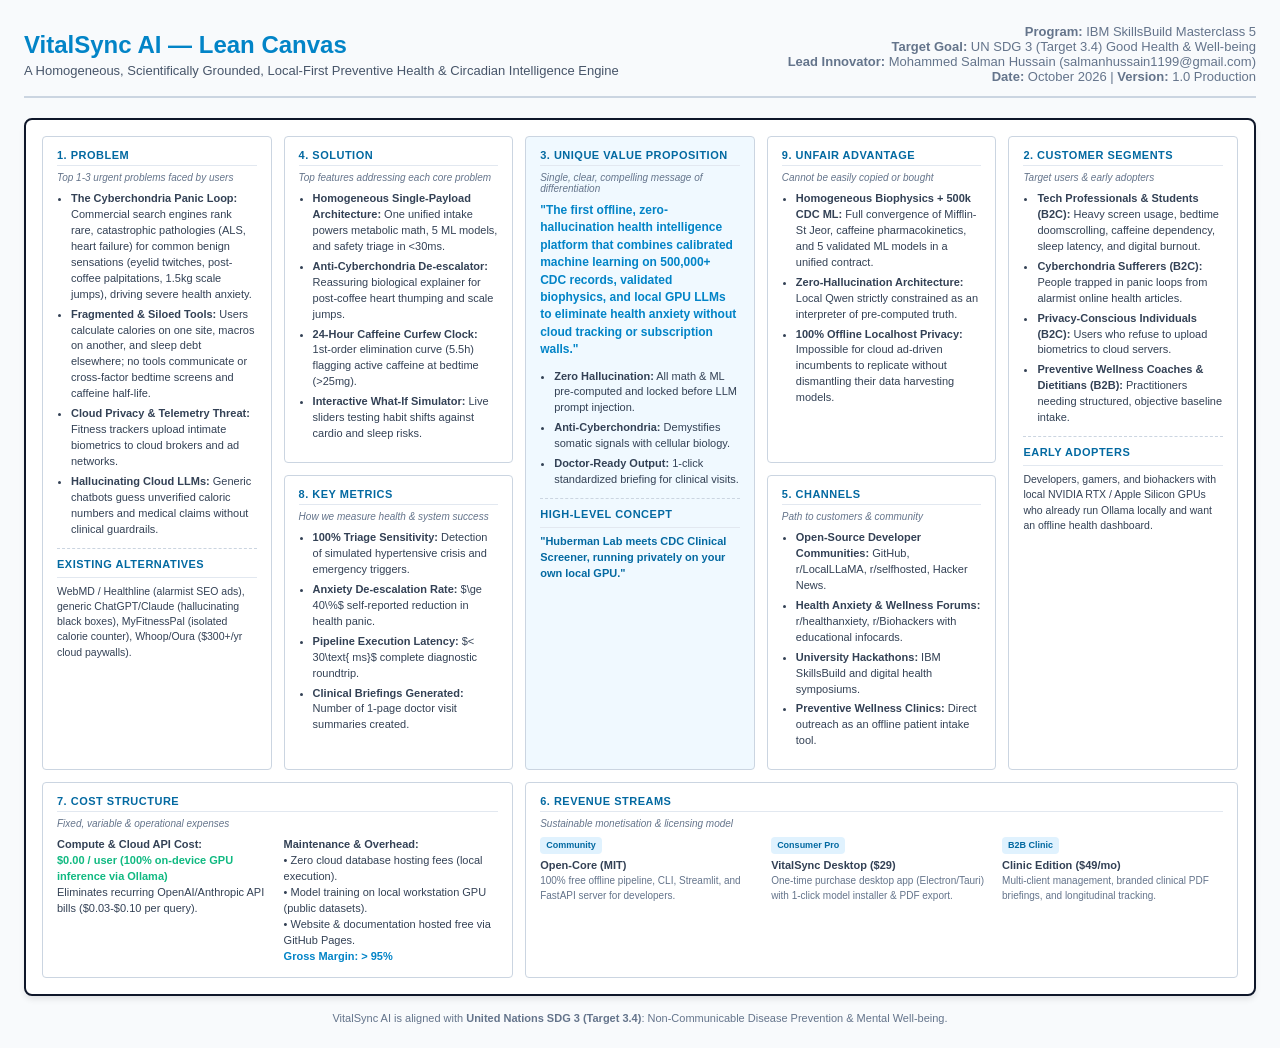
<file: lean_canvas.html>
<!DOCTYPE html>
<html lang="en">
<head>
    <meta charset="UTF-8">
    <meta name="viewport" content="width=device-width, initial-scale=1.0">
    <title>VitalSync AI - Lean Canvas (IBM SkillsBuild Masterclass 5)</title>
    <style>
        * { box-sizing: border-box; margin: 0; padding: 0; }
        body {
            font-family: -apple-system, BlinkMacSystemFont, "Segoe UI", Roboto, Helvetica, Arial, sans-serif;
            background: #f8fafc;
            color: #0f172a;
            padding: 24px;
        }
        .header {
            display: flex;
            justify-content: space-between;
            align-items: center;
            margin-bottom: 20px;
            padding-bottom: 12px;
            border-bottom: 2px solid #cbd5e1;
        }
        .header h1 { font-size: 24px; font-weight: 800; color: #0284c7; }
        .header .meta { font-size: 13px; color: #64748b; text-align: right; }
        .canvas-grid {
            display: grid;
            grid-template-columns: repeat(5, 1fr);
            grid-template-rows: auto auto auto;
            gap: 12px;
            background: #ffffff;
            padding: 16px;
            border: 2px solid #0f172a;
            border-radius: 8px;
            box-shadow: 0 4px 6px -1px rgba(0, 0, 0, 0.1);
        }
        .box {
            border: 1px solid #cbd5e1;
            padding: 12px 14px;
            background: #ffffff;
            border-radius: 4px;
            display: flex;
            flex-direction: column;
        }
        .box-title {
            font-size: 11px;
            font-weight: 800;
            text-transform: uppercase;
            letter-spacing: 0.5px;
            color: #0369a1;
            margin-bottom: 6px;
            border-bottom: 1px solid #e2e8f0;
            padding-bottom: 4px;
        }
        .box-subtitle {
            font-size: 10px;
            color: #64748b;
            margin-bottom: 8px;
            font-style: italic;
        }
        .box-content {
            font-size: 11px;
            line-height: 1.45;
            color: #334155;
            flex-grow: 1;
        }
        .box-content ul {
            padding-left: 14px;
            margin-bottom: 8px;
        }
        .box-content li { margin-bottom: 4px; }
        .sub-box {
            margin-top: 10px;
            padding-top: 8px;
            border-top: 1px dashed #cbd5e1;
        }

        /* Grid Placement matching standard Lean Canvas template */
        .box-problem { grid-column: 1; grid-row: 1 / span 2; }
        .box-solution { grid-column: 2; grid-row: 1; }
        .box-metrics { grid-column: 2; grid-row: 2; }
        .box-uvp { grid-column: 3; grid-row: 1 / span 2; background: #f0f9ff; }
        .box-advantage { grid-column: 4; grid-row: 1; }
        .box-channels { grid-column: 4; grid-row: 2; }
        .box-customers { grid-column: 5; grid-row: 1 / span 2; }
        .box-cost { grid-column: 1 / span 2; grid-row: 3; }
        .box-revenue { grid-column: 3 / span 3; grid-row: 3; }

        .tag {
            display: inline-block;
            background: #e0f2fe;
            color: #0369a1;
            font-size: 9px;
            font-weight: 700;
            padding: 2px 6px;
            border-radius: 4px;
            margin-bottom: 4px;
        }

        @media print {
            body { padding: 0; background: #fff; }
            .canvas-grid { box-shadow: none; border: 1px solid #000; }
            @page { size: landscape; margin: 10mm; }
        }
    </style>
</head>
<body>

    <div class="header">
        <div>
            <h1>VitalSync AI — Lean Canvas</h1>
            <p style="font-size: 13px; color: #475569; margin-top: 4px;">A Homogeneous, Scientifically Grounded, Local-First Preventive Health & Circadian Intelligence Engine</p>
        </div>
        <div class="meta">
            <div><strong>Program:</strong> IBM SkillsBuild Masterclass 5</div>
            <div><strong>Target Goal:</strong> UN SDG 3 (Target 3.4) Good Health & Well-being</div>
            <div><strong>Lead Innovator:</strong> Mohammed Salman Hussain (salmanhussain1199@gmail.com)</div>
            <div><strong>Date:</strong> October 2026 | <strong>Version:</strong> 1.0 Production</div>
        </div>
    </div>

    <div class="canvas-grid">

        <!-- 1. PROBLEM -->
        <div class="box box-problem">
            <div class="box-title">1. Problem</div>
            <div class="box-subtitle">Top 1-3 urgent problems faced by users</div>
            <div class="box-content">
                <ul>
                    <li><strong>The Cyberchondria Panic Loop:</strong> Commercial search engines rank rare, catastrophic pathologies (ALS, heart failure) for common benign sensations (eyelid twitches, post-coffee palpitations, 1.5kg scale jumps), driving severe health anxiety.</li>
                    <li><strong>Fragmented & Siloed Tools:</strong> Users calculate calories on one site, macros on another, and sleep debt elsewhere; no tools communicate or cross-factor bedtime screens and caffeine half-life.</li>
                    <li><strong>Cloud Privacy & Telemetry Threat:</strong> Fitness trackers upload intimate biometrics to cloud brokers and ad networks.</li>
                    <li><strong>Hallucinating Cloud LLMs:</strong> Generic chatbots guess unverified caloric numbers and medical claims without clinical guardrails.</li>
                </ul>
                <div class="sub-box">
                    <div class="box-title">Existing Alternatives</div>
                    <p style="font-size: 10.5px;">WebMD / Healthline (alarmist SEO ads), generic ChatGPT/Claude (hallucinating black boxes), MyFitnessPal (isolated calorie counter), Whoop/Oura ($300+/yr cloud paywalls).</p>
                </div>
            </div>
        </div>

        <!-- 4. SOLUTION -->
        <div class="box box-solution">
            <div class="box-title">4. Solution</div>
            <div class="box-subtitle">Top features addressing each core problem</div>
            <div class="box-content">
                <ul>
                    <li><strong>Homogeneous Single-Payload Architecture:</strong> One unified intake powers metabolic math, 5 ML models, and safety triage in <30ms.</li>
                    <li><strong>Anti-Cyberchondria De-escalator:</strong> Reassuring biological explainer for post-coffee heart thumping and scale jumps.</li>
                    <li><strong>24-Hour Caffeine Curfew Clock:</strong> 1st-order elimination curve (5.5h) flagging active caffeine at bedtime (>25mg).</li>
                    <li><strong>Interactive What-If Simulator:</strong> Live sliders testing habit shifts against cardio and sleep risks.</li>
                </ul>
            </div>
        </div>

        <!-- 8. KEY METRICS -->
        <div class="box box-metrics">
            <div class="box-title">8. Key Metrics</div>
            <div class="box-subtitle">How we measure health & system success</div>
            <div class="box-content">
                <ul>
                    <li><strong>100% Triage Sensitivity:</strong> Detection of simulated hypertensive crisis and emergency triggers.</li>
                    <li><strong>Anxiety De-escalation Rate:</strong> $\ge 40\%$ self-reported reduction in health panic.</li>
                    <li><strong>Pipeline Execution Latency:</strong> $< 30\text{ ms}$ complete diagnostic roundtrip.</li>
                    <li><strong>Clinical Briefings Generated:</strong> Number of 1-page doctor visit summaries created.</li>
                </ul>
            </div>
        </div>

        <!-- 3. UNIQUE VALUE PROPOSITION -->
        <div class="box box-uvp">
            <div class="box-title">3. Unique Value Proposition</div>
            <div class="box-subtitle">Single, clear, compelling message of differentiation</div>
            <div class="box-content">
                <p style="font-size: 12px; font-weight: 700; color: #0284c7; margin-bottom: 10px;">
                    "The first offline, zero-hallucination health intelligence platform that combines calibrated machine learning on 500,000+ CDC records, validated biophysics, and local GPU LLMs to eliminate health anxiety without cloud tracking or subscription walls."
                </p>
                <ul>
                    <li><strong>Zero Hallucination:</strong> All math & ML pre-computed and locked before LLM prompt injection.</li>
                    <li><strong>Anti-Cyberchondria:</strong> Demystifies somatic signals with cellular biology.</li>
                    <li><strong>Doctor-Ready Output:</strong> 1-click standardized briefing for clinical visits.</li>
                </ul>
                <div class="sub-box">
                    <div class="box-title">High-Level Concept</div>
                    <p style="font-size: 11px; font-weight: 600; color: #0369a1;">"Huberman Lab meets CDC Clinical Screener, running privately on your own local GPU."</p>
                </div>
            </div>
        </div>

        <!-- 9. UNFAIR ADVANTAGE -->
        <div class="box box-advantage">
            <div class="box-title">9. Unfair Advantage</div>
            <div class="box-subtitle">Cannot be easily copied or bought</div>
            <div class="box-content">
                <ul>
                    <li><strong>Homogeneous Biophysics + 500k CDC ML:</strong> Full convergence of Mifflin-St Jeor, caffeine pharmacokinetics, and 5 validated ML models in a unified contract.</li>
                    <li><strong>Zero-Hallucination Architecture:</strong> Local Qwen strictly constrained as an interpreter of pre-computed truth.</li>
                    <li><strong>100% Offline Localhost Privacy:</strong> Impossible for cloud ad-driven incumbents to replicate without dismantling their data harvesting models.</li>
                </ul>
            </div>
        </div>

        <!-- 5. CHANNELS -->
        <div class="box box-channels">
            <div class="box-title">5. Channels</div>
            <div class="box-subtitle">Path to customers & community</div>
            <div class="box-content">
                <ul>
                    <li><strong>Open-Source Developer Communities:</strong> GitHub, r/LocalLLaMA, r/selfhosted, Hacker News.</li>
                    <li><strong>Health Anxiety & Wellness Forums:</strong> r/healthanxiety, r/Biohackers with educational infocards.</li>
                    <li><strong>University Hackathons:</strong> IBM SkillsBuild and digital health symposiums.</li>
                    <li><strong>Preventive Wellness Clinics:</strong> Direct outreach as an offline patient intake tool.</li>
                </ul>
            </div>
        </div>

        <!-- 2. CUSTOMER SEGMENTS -->
        <div class="box box-customers">
            <div class="box-title">2. Customer Segments</div>
            <div class="box-subtitle">Target users & early adopters</div>
            <div class="box-content">
                <ul>
                    <li><strong>Tech Professionals & Students (B2C):</strong> Heavy screen usage, bedtime doomscrolling, caffeine dependency, sleep latency, and digital burnout.</li>
                    <li><strong>Cyberchondria Sufferers (B2C):</strong> People trapped in panic loops from alarmist online health articles.</li>
                    <li><strong>Privacy-Conscious Individuals (B2C):</strong> Users who refuse to upload biometrics to cloud servers.</li>
                    <li><strong>Preventive Wellness Coaches & Dietitians (B2B):</strong> Practitioners needing structured, objective baseline intake.</li>
                </ul>
                <div class="sub-box">
                    <div class="box-title">Early Adopters</div>
                    <p style="font-size: 10.5px;">Developers, gamers, and biohackers with local NVIDIA RTX / Apple Silicon GPUs who already run Ollama locally and want an offline health dashboard.</p>
                </div>
            </div>
        </div>

        <!-- 7. COST STRUCTURE -->
        <div class="box box-cost">
            <div class="box-title">7. Cost Structure</div>
            <div class="box-subtitle">Fixed, variable & operational expenses</div>
            <div class="box-content">
                <div style="display: grid; grid-template-columns: 1fr 1fr; gap: 12px;">
                    <div>
                        <strong>Compute & Cloud API Cost:</strong>
                        <p style="color: #10b981; font-weight: 700;">$0.00 / user (100% on-device GPU inference via Ollama)</p>
                        <p>Eliminates recurring OpenAI/Anthropic API bills ($0.03-$0.10 per query).</p>
                    </div>
                    <div>
                        <strong>Maintenance & Overhead:</strong>
                        <p>• Zero cloud database hosting fees (local execution).</p>
                        <p>• Model training on local workstation GPU (public datasets).</p>
                        <p>• Website & documentation hosted free via GitHub Pages.</p>
                        <p style="color: #0284c7; font-weight: 700;">Gross Margin: > 95%</p>
                    </div>
                </div>
            </div>
        </div>

        <!-- 6. REVENUE STREAMS -->
        <div class="box box-revenue">
            <div class="box-title">6. Revenue Streams</div>
            <div class="box-subtitle">Sustainable monetisation & licensing model</div>
            <div class="box-content">
                <div style="display: grid; grid-template-columns: 1fr 1fr 1fr; gap: 10px;">
                    <div>
                        <span class="tag">Community</span>
                        <p><strong>Open-Core (MIT)</strong></p>
                        <p style="font-size: 10px; color: #64748b;">100% free offline pipeline, CLI, Streamlit, and FastAPI server for developers.</p>
                    </div>
                    <div>
                        <span class="tag">Consumer Pro</span>
                        <p><strong>VitalSync Desktop ($29)</strong></p>
                        <p style="font-size: 10px; color: #64748b;">One-time purchase desktop app (Electron/Tauri) with 1-click model installer & PDF export.</p>
                    </div>
                    <div>
                        <span class="tag">B2B Clinic</span>
                        <p><strong>Clinic Edition ($49/mo)</strong></p>
                        <p style="font-size: 10px; color: #64748b;">Multi-client management, branded clinical PDF briefings, and longitudinal tracking.</p>
                    </div>
                </div>
            </div>
        </div>

    </div>

    <div style="margin-top: 16px; text-align: center; font-size: 11px; color: #64748b;">
        VitalSync AI is aligned with <strong>United Nations SDG 3 (Target 3.4)</strong>: Non-Communicable Disease Prevention & Mental Well-being.
    </div>

</body>
</html>
</file>
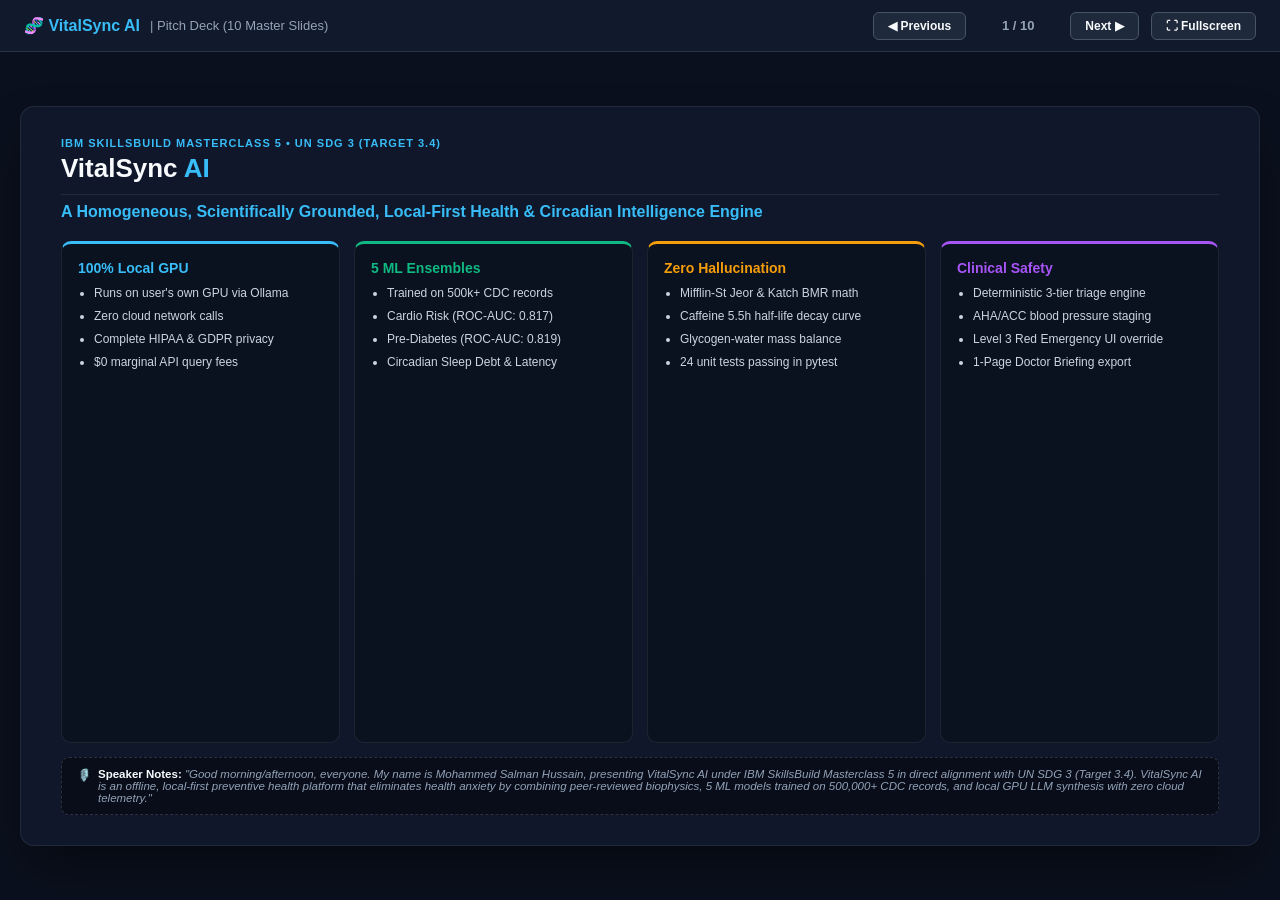
<file: presentation_deck.html>
<!DOCTYPE html>
<html lang="en">
<head>
    <meta charset="UTF-8">
    <meta name="viewport" content="width=device-width, initial-scale=1.0">
    <title>VitalSync AI - Pitch Deck (IBM SkillsBuild Masterclass 5)</title>
    <style>
        * { box-sizing: border-box; margin: 0; padding: 0; }
        body {
            font-family: -apple-system, BlinkMacSystemFont, "Segoe UI", Roboto, Helvetica, Arial, sans-serif;
            background: #0a101d;
            color: #f8fafc;
            overflow: hidden;
            height: 100vh;
            display: flex;
            flex-direction: column;
        }

        /* Top Navigation Bar */
        .top-bar {
            height: 52px;
            background: rgba(19, 28, 49, 0.85);
            border-bottom: 1px solid rgba(255, 255, 255, 0.1);
            backdrop-filter: blur(10px);
            display: flex;
            justify-content: space-between;
            align-items: center;
            padding: 0 24px;
            z-index: 100;
        }
        .brand {
            display: flex;
            align-items: center;
            gap: 10px;
            font-weight: 700;
            font-size: 16px;
            color: #38bdf8;
        }
        .brand span { color: #94a3b8; font-size: 13px; font-weight: 500; }
        .controls {
            display: flex;
            align-items: center;
            gap: 12px;
        }
        .btn-ctrl {
            background: #1e293b;
            border: 1px solid #475569;
            color: #f8fafc;
            padding: 6px 14px;
            border-radius: 6px;
            font-size: 12px;
            font-weight: 600;
            cursor: pointer;
            transition: all 0.2s;
        }
        .btn-ctrl:hover { background: #334155; border-color: #38bdf8; }
        .slide-counter { font-size: 13px; font-weight: 700; color: #94a3b8; min-width: 80px; text-align: center; }

        /* Slide Stage */
        .slide-stage {
            flex-grow: 1;
            position: relative;
            overflow: hidden;
            display: flex;
            align-items: center;
            justify-content: center;
            padding: 20px;
        }
        .slide {
            display: none;
            width: 100%;
            max-width: 1280px;
            height: 100%;
            max-height: 740px;
            background: rgba(19, 28, 49, 0.7);
            border: 1px solid rgba(255, 255, 255, 0.08);
            border-radius: 14px;
            padding: 30px 40px;
            box-shadow: 0 25px 50px -12px rgba(0, 0, 0, 0.5);
            backdrop-filter: blur(12px);
            flex-direction: column;
            overflow-y: auto;
        }
        .slide.active { display: flex; animation: fadeIn 0.25s ease-in-out; }
        @keyframes fadeIn { from { opacity: 0; transform: translateY(6px); } to { opacity: 1; transform: translateY(0); } }

        /* Slide Typography */
        .slide-category {
            font-size: 11px;
            font-weight: 800;
            text-transform: uppercase;
            letter-spacing: 1px;
            color: #38bdf8;
            margin-bottom: 4px;
        }
        .slide-title {
            font-size: 26px;
            font-weight: 800;
            color: #f8fafc;
            margin-bottom: 20px;
            border-bottom: 1px solid rgba(255, 255, 255, 0.08);
            padding-bottom: 10px;
        }
        .slide-title span { color: #38bdf8; }

        /* Card Grids */
        .grid-2 { display: grid; grid-template-columns: 1fr 1fr; gap: 18px; flex-grow: 1; }
        .grid-3 { display: grid; grid-template-columns: 1fr 1fr 1fr; gap: 16px; flex-grow: 1; }
        .grid-4 { display: grid; grid-template-columns: repeat(4, 1fr); gap: 14px; flex-grow: 1; }

        .card {
            background: rgba(10, 16, 29, 0.75);
            border: 1px solid rgba(255, 255, 255, 0.08);
            border-radius: 10px;
            padding: 16px;
            display: flex;
            flex-direction: column;
        }
        .card-cyan { border-top: 3.5px solid #38bdf8; }
        .card-green { border-top: 3.5px solid #10b981; }
        .card-amber { border-top: 3.5px solid #f59e0b; }
        .card-purple { border-top: 3.5px solid #a855f7; }
        .card-red { border-top: 3.5px solid #ef4444; }

        .card h3 { font-size: 14px; font-weight: 700; margin-bottom: 8px; }
        .card-cyan h3 { color: #38bdf8; }
        .card-green h3 { color: #10b981; }
        .card-amber h3 { color: #f59e0b; }
        .card-purple h3 { color: #a855f7; }
        .card-red h3 { color: #ef4444; }

        .card ul { padding-left: 16px; font-size: 12px; line-height: 1.5; color: #cbd5e1; }
        .card li { margin-bottom: 5px; }

        /* Image Containers */
        .img-frame {
            background: #0a101d;
            border: 1px solid rgba(255, 255, 255, 0.1);
            border-radius: 8px;
            overflow: hidden;
            display: flex;
            flex-direction: column;
        }
        .img-frame-header {
            padding: 6px 10px;
            font-size: 10px;
            font-weight: 700;
            color: #38bdf8;
            background: rgba(19, 28, 49, 0.9);
            border-bottom: 1px solid rgba(255, 255, 255, 0.06);
            display: flex;
            align-items: center;
            gap: 6px;
        }
        .img-frame img {
            width: 100%;
            height: auto;
            display: block;
            object-fit: cover;
        }

        /* Tables */
        table { width: 100%; border-collapse: collapse; font-size: 12px; margin-top: 4px; }
        th, td { padding: 8px 12px; text-align: left; border-bottom: 1px solid rgba(255, 255, 255, 0.08); }
        th { background: rgba(10, 16, 29, 0.9); color: #38bdf8; font-weight: 700; text-transform: uppercase; font-size: 10.5px; }

        /* Speaker notes drawer */
        .notes-drawer {
            margin-top: 14px;
            background: rgba(0, 0, 0, 0.4);
            border: 1px dashed rgba(255, 255, 255, 0.15);
            border-radius: 8px;
            padding: 10px 14px;
            font-size: 11.5px;
            color: #94a3b8;
            font-style: italic;
            display: flex;
            align-items: flex-start;
            gap: 8px;
        }
        .notes-drawer strong { color: #f8fafc; font-style: normal; }
    </style>
</head>
<body>

    <div class="top-bar">
        <div class="brand">
            🧬 VitalSync AI <span>| Pitch Deck (10 Master Slides)</span>
        </div>
        <div class="controls">
            <button class="btn-ctrl" onclick="prevSlide()">◀ Previous</button>
            <div class="slide-counter" id="counter">1 / 10</div>
            <button class="btn-ctrl" onclick="nextSlide()">Next ▶</button>
            <button class="btn-ctrl" onclick="toggleFullscreen()">⛶ Fullscreen</button>
        </div>
    </div>

    <div class="slide-stage">

        <!-- SLIDE 1 -->
        <div class="slide active" id="slide-1">
            <div class="slide-category">IBM SKILLSBUILD MASTERCLASS 5 • UN SDG 3 (TARGET 3.4)</div>
            <h1 class="slide-title">VitalSync <span>AI</span></h1>
            <p style="font-size: 16px; color: #38bdf8; margin-top: -12px; margin-bottom: 20px; font-weight: 600;">
                A Homogeneous, Scientifically Grounded, Local-First Health & Circadian Intelligence Engine
            </p>
            <div class="grid-4">
                <div class="card card-cyan">
                    <h3>100% Local GPU</h3>
                    <ul>
                        <li>Runs on user's own GPU via Ollama</li>
                        <li>Zero cloud network calls</li>
                        <li>Complete HIPAA & GDPR privacy</li>
                        <li>$0 marginal API query fees</li>
                    </ul>
                </div>
                <div class="card card-green">
                    <h3>5 ML Ensembles</h3>
                    <ul>
                        <li>Trained on 500k+ CDC records</li>
                        <li>Cardio Risk (ROC-AUC: 0.817)</li>
                        <li>Pre-Diabetes (ROC-AUC: 0.819)</li>
                        <li>Circadian Sleep Debt & Latency</li>
                    </ul>
                </div>
                <div class="card card-amber">
                    <h3>Zero Hallucination</h3>
                    <ul>
                        <li>Mifflin-St Jeor & Katch BMR math</li>
                        <li>Caffeine 5.5h half-life decay curve</li>
                        <li>Glycogen-water mass balance</li>
                        <li>24 unit tests passing in pytest</li>
                    </ul>
                </div>
                <div class="card card-purple">
                    <h3>Clinical Safety</h3>
                    <ul>
                        <li>Deterministic 3-tier triage engine</li>
                        <li>AHA/ACC blood pressure staging</li>
                        <li>Level 3 Red Emergency UI override</li>
                        <li>1-Page Doctor Briefing export</li>
                    </ul>
                </div>
            </div>
            <div class="notes-drawer">
                <span>🎙️</span>
                <div><strong>Speaker Notes:</strong> "Good morning/afternoon, everyone. My name is Mohammed Salman Hussain, presenting VitalSync AI under IBM SkillsBuild Masterclass 5 in direct alignment with UN SDG 3 (Target 3.4). VitalSync AI is an offline, local-first preventive health platform that eliminates health anxiety by combining peer-reviewed biophysics, 5 ML models trained on 500,000+ CDC records, and local GPU LLM synthesis with zero cloud telemetry."</div>
            </div>
        </div>

        <!-- SLIDE 2 -->
        <div class="slide" id="slide-2">
            <div class="slide-category">THE URGENT PROBLEM • UN SDG 3 CONTEXT</div>
            <h1 class="slide-title">The Cyberchondria Epidemic <span>& Modern Digital Burnout</span></h1>
            <div class="grid-3">
                <div class="card card-amber">
                    <h3>1. The Cyberchondria Panic Loop</h3>
                    <ul>
                        <li>Millions search common bodily signals: eyelid twitches, post-coffee heart palpitations, or 1.5kg scale jumps.</li>
                        <li>Ad-driven search engines rank catastrophic worst-case diagnoses (ALS, cardiac failure) to drive page views.</li>
                        <li>Triggers acute health anxiety, spikes cortisol and blood pressure, causing more physical tremors.</li>
                        <li>Overwhelms primary care clinics and ERs with non-emergency visits.</li>
                    </ul>
                </div>
                <div class="card card-cyan">
                    <h3>2. Bedtime Screen Fatigue & Sleep Debt</h3>
                    <ul>
                        <li>Average worker spends 7-10 hours on screens plus 45-90 minutes doomscrolling in bed.</li>
                        <li>Short-wavelength blue light suppresses pineal melatonin production.</li>
                        <li>Late afternoon caffeine remains biologically active due to 5.5h half-life ($t_{1/2}=5.5\text{h}$).</li>
                        <li>Causes 30-60 min sleep latency, chronic sleep debt, and metabolic decline.</li>
                    </ul>
                </div>
                <div class="card card-red">
                    <h3>3. Cloud Surveillance & AI Hallucinations</h3>
                    <ul>
                        <li>Commercial trackers upload sensitive biometrics to third-party ad brokers.</li>
                        <li>Users hesitate to log real health conditions due to privacy fears.</li>
                        <li>Cloud LLMs act as ungrounded black boxes, hallucinating caloric targets and contradictory medical claims.</li>
                        <li>Zero clinical guardrails or emergency override protocols.</li>
                    </ul>
                </div>
            </div>
            <div class="notes-drawer">
                <span>🎙️</span>
                <div><strong>Speaker Notes:</strong> "We have all been there: it is 1:00 AM, you feel an eyelid twitch after an espresso, you Google it, and within five minutes you are reading about motor neuron disease. That is cyberchondria. Commercial search engines monetize fear. We need a private, grounded solution."</div>
            </div>
        </div>

        <!-- SLIDE 3 -->
        <div class="slide" id="slide-3">
            <div class="slide-category">COMPETITIVE LANDSCAPE & MARKET GAPS</div>
            <h1 class="slide-title">Market Gap: <span>Why Existing Solutions Fail Everyday Users</span></h1>
            <div class="grid-2">
                <div class="card card-amber">
                    <h3>❌ Search Engines (Google / WebMD)</h3>
                    <ul>
                        <li>Monetize ad clicks by surfacing rare, terrifying pathologies for benign symptoms.</li>
                        <li>Zero awareness of user vitals, caffeine clearance, or hydration context.</li>
                        <li>Converts harmless muscle twitches into acute psychiatric health anxiety.</li>
                    </ul>
                </div>
                <div class="card card-cyan">
                    <h3>❌ Fragmented Web Calculators</h3>
                    <ul>
                        <li>Siloed calculators for calories, macros, TDEE, and sleep debt that never communicate.</li>
                        <li>Calorie advice completely ignores sleep latency, caffeine, and stress markers.</li>
                        <li>Forces users to manually synthesize conflicting advice across 5 websites.</li>
                    </ul>
                </div>
                <div class="card card-red">
                    <h3>❌ Generic Cloud Chatbots (ChatGPT / Claude)</h3>
                    <ul>
                        <li>Ungrounded black boxes prone to mathematical and dietary hallucinations.</li>
                        <li>Transmit private health prompts across third-party cloud infrastructure.</li>
                        <li>Lacks deterministic clinical triage or emergency override boundaries.</li>
                    </ul>
                </div>
                <div class="card card-green">
                    <h3>❌ Subscription Wearables (Whoop / Oura Cloud)</h3>
                    <ul>
                        <li>Expensive $300+/year paywalls locking biometrics in proprietary cloud silos.</li>
                        <li>Inaccessible to students, developers, and low-income demographics.</li>
                        <li>Passive metric display without actionable, grounded anti-anxiety explanations.</li>
                    </ul>
                </div>
            </div>
            <div class="notes-drawer">
                <span>🎙️</span>
                <div><strong>Speaker Notes:</strong> "Existing tools fail across four major categories: search engines terrify you; single-purpose calculators are completely siloed; generic cloud LLMs hallucinate numbers and leak your data; and subscription wearables lock your own biometrics behind $300 annual paywalls."</div>
            </div>
        </div>

        <!-- SLIDE 4 -->
        <div class="slide" id="slide-4">
            <div class="slide-category">SYSTEM ARCHITECTURE & CORE INNOVATION</div>
            <h1 class="slide-title">The Solution: <span>Homogeneous Single-Payload Architecture</span></h1>
            <div class="grid-3" style="grid-template-rows: 1fr 1fr; gap: 14px;">
                <div class="card card-cyan">
                    <h3>Step 1: Unified Schema Contract</h3>
                    <p style="font-size: 11.5px; color: #cbd5e1;"><code>UserHealthProfile</code> Pydantic model validates all biometrics, vitals, sleep, caffeine, and symptoms.</p>
                </div>
                <div class="card card-green">
                    <h3>Step 2: Biophysical Engine (&lt;1ms)</h3>
                    <p style="font-size: 11.5px; color: #cbd5e1;">Deterministic Mifflin/Katch BMR, dynamic macro partitioning, caffeine clearance curve, and scale weight bounds.</p>
                </div>
                <div class="card card-amber">
                    <h3>Step 3: 5 ML Ensembles (~4ms)</h3>
                    <p style="font-size: 11.5px; color: #cbd5e1;">Singleton MLInferenceEngine runs models for 10-Yr Cardio Risk, Pre-Diabetes, Sleep Latency, and Burnout.</p>
                </div>
                <div class="card card-red">
                    <h3>Step 4: Clinical Safety Triage (&lt;0.1ms)</h3>
                    <p style="font-size: 11.5px; color: #cbd5e1;">Deterministic rules evaluate AHA blood pressure staging and red flags; assigns Green, Yellow, or Red Override.</p>
                </div>
                <div class="card card-purple">
                    <h3>Step 5: Master Diagnostic Payload</h3>
                    <p style="font-size: 11.5px; color: #cbd5e1;">Bundles all verified metrics, percentages, and flags into a tamper-proof ComprehensiveDiagnosticPayload JSON.</p>
                </div>
                <div class="card card-cyan">
                    <h3>Step 6: Local Qwen GPU LLM (1-2s)</h3>
                    <p style="font-size: 11.5px; color: #cbd5e1;">Ollama feeds payload to local Qwen 0.8B on GPU for empathetic plain-English translation without hallucination.</p>
                </div>
            </div>
            <div class="notes-drawer">
                <span>🎙️</span>
                <div><strong>Speaker Notes:</strong> "Here is our homogeneous architecture. The key insight is that our local Qwen LLM is strictly an interpreter of pre-computed, locked truth. Because the numbers are calculated by Python first, the AI is physically prevented from inventing or guessing numbers."</div>
            </div>
        </div>

        <!-- SLIDE 5 -->
        <div class="slide" id="slide-5">
            <div class="slide-category">PRODUCT SHOWCASE • METABOLIC & CARDIOVASCULAR INTELLIGENCE</div>
            <h1 class="slide-title">Production Dashboard: <span>Multi-Risk Gauges & Macro Nutrition</span></h1>
            <div class="grid-2">
                <div class="img-frame">
                    <div class="img-frame-header">🖥️ LIVE DASHBOARD OVERVIEW & RISK DIALS</div>
                    <img src="assets/dashboard_overview.png" alt="Dashboard Overview">
                </div>
                <div style="display: flex; flex-direction: column; gap: 14px;">
                    <div class="img-frame" style="max-height: 220px;">
                        <div class="img-frame-header">🥗 DYNAMIC MACRONUTRIENT DONUT</div>
                        <img src="assets/macros_nutrition.png" alt="Macros Nutrition" style="max-height: 180px; object-fit: contain;">
                    </div>
                    <div class="card card-green" style="flex-grow: 1;">
                        <h3>Metabolic Intelligence Highlights</h3>
                        <ul>
                            <li><strong>Live 5-Dial SVG Risk Matrix:</strong> Visual color-coded risk probabilities (Cardio 12%, Diabetes 15%).</li>
                            <li><strong>Dynamic Macro Partitioning:</strong> 1.8g/kg protein target and essential fat floor.</li>
                            <li><strong>Real-Time Vitals:</strong> Resting BP, Heart Rate & SpO2 with AHA staging.</li>
                            <li><strong>Sub-30ms REST API:</strong> High-performance FastAPI backend.</li>
                        </ul>
                    </div>
                </div>
            </div>
            <div class="notes-drawer">
                <span>🎙️</span>
                <div><strong>Speaker Notes:</strong> "This slide shows our live production dashboard running on localhost. On the left is the glassmorphic dashboard with the live triage banner and five risk dials. On the right is our nutrition engine with macro partitioning based on the user's lean mass."</div>
            </div>
        </div>

        <!-- SLIDE 6 -->
        <div class="slide" id="slide-6">
            <div class="slide-category">PRODUCT SHOWCASE • CIRCADIAN & SLEEP ARCHITECTURE</div>
            <h1 class="slide-title">24-Hour Caffeine Clock <span>& Bedtime Stimulant Clearance</span></h1>
            <div class="grid-2" style="grid-template-columns: 1.4fr 1fr;">
                <div class="img-frame">
                    <div class="img-frame-header">☕ 24-HOUR CAFFEINE ELIMINATION DECAY CURVE</div>
                    <img src="assets/caffeine_circadian.png" alt="Caffeine Circadian Curve">
                </div>
                <div style="display: flex; flex-direction: column; gap: 14px;">
                    <div class="card card-cyan">
                        <h3>Pharmacokinetic Half-Life Model</h3>
                        <ul>
                            <li>First-order elimination: $C(t) = C_0 \cdot (0.5)^{t / 5.5}$</li>
                            <li>Models 24-hour serum stimulant clearance.</li>
                            <li>Bedtime Cutoff Threshold: Flags when active caffeine &gt;25mg at sleep time.</li>
                            <li>Curfew Calculator: Computes exact hour to halt coffee.</li>
                        </ul>
                    </div>
                    <div class="card card-amber">
                        <h3>Anti-Anxiety Demystification</h3>
                        <ul>
                            <li>Explains post-coffee heart palpitations as benign adenosine receptor blockade, NOT heart failure.</li>
                            <li>Correlates bedtime screen blue light with melatonin inhibition.</li>
                            <li>Reduces sleep latency by 15-30 minutes through behavioral curfews.</li>
                        </ul>
                    </div>
                </div>
            </div>
            <div class="notes-drawer">
                <span>🎙️</span>
                <div><strong>Speaker Notes:</strong> "Caffeine has a 5.5-hour half-life. If you drink 200 mg at 4:00 PM, you still have nearly 100 mg in your blood at 10:00 PM. Our curve maps exact stimulant clearance and alerts users if bedtime caffeine exceeds 25 mg, explaining flutters as harmless adenosine blockade."</div>
            </div>
        </div>

        <!-- SLIDE 7 -->
        <div class="slide" id="slide-7">
            <div class="slide-category">PRODUCT SHOWCASE • COUNTERFACTUAL HABIT SIMULATION</div>
            <h1 class="slide-title">What-If Simulation Engine <span>& Nutrient Deficiency Graph</span></h1>
            <div class="grid-2">
                <div class="img-frame">
                    <div class="img-frame-header">🎛️ INTERACTIVE 'WHAT-IF' HABIT SIMULATOR</div>
                    <img src="assets/what_if_simulator.png" alt="What-If Simulator">
                </div>
                <div class="img-frame">
                    <div class="img-frame-header">🧬 FUNCTIONAL MICRONUTRIENT KNOWLEDGE MATRIX</div>
                    <img src="assets/nutrient_matrix.png" alt="Nutrient Matrix">
                </div>
            </div>
            <div class="grid-2" style="margin-top: 14px;">
                <div class="card card-green">
                    <h3>Counterfactual 'What-If' Simulation</h3>
                    <ul>
                        <li>Live sliders for bedtime screen minutes (-45 min) and daily steps (+3,000).</li>
                        <li>Forecasts projected sleep latency drop (-18 min) and cardio risk decrease in real time.</li>
                    </ul>
                </div>
                <div class="card card-purple">
                    <h3>Biochemical Deficiency Mapping</h3>
                    <ul>
                        <li>Connects brain fog, eyelid twitches, and crashes to Magnesium, Potassium, B12, and D3.</li>
                        <li>Maps cofactors to whole foods, synergists (Vit C + Iron), and absorption inhibitors.</li>
                    </ul>
                </div>
            </div>
            <div class="notes-drawer">
                <span>🎙️</span>
                <div><strong>Speaker Notes:</strong> "On Slide 7, we showcase two interactive features. On the left is our counterfactual What-If simulator allowing users to drag sliders and see projected sleep latency drop by 18 minutes. On the right is our functional nutrient graph mapping twitches directly to biochemical cofactors."</div>
            </div>
        </div>

        <!-- SLIDE 8 -->
        <div class="slide" id="slide-8">
            <div class="slide-category">PRODUCT SHOWCASE • SAFETY TRIAGE & CLINICAL CONTINUITY</div>
            <h1 class="slide-title">60s Panic De-escalator <span>& 1-Page Doctor Briefing Export</span></h1>
            <div class="grid-2">
                <div class="img-frame">
                    <div class="img-frame-header">🛡️ 60-SECOND 'AM I OKAY?' DE-ESCALATOR</div>
                    <img src="assets/anxiety_deescalator.png" alt="Anxiety De-escalator">
                </div>
                <div class="img-frame">
                    <div class="img-frame-header">📋 STANDARDIZED 1-PAGE DOCTOR BRIEFING</div>
                    <img src="assets/doctor_briefing.png" alt="Doctor Briefing">
                </div>
            </div>
            <div class="grid-2" style="margin-top: 14px;">
                <div class="card card-amber">
                    <h3>Biological Reassurance & Scale Mechanics</h3>
                    <ul>
                        <li>60-Second De-escalator explains twitches as neuromuscular fatigue / electrolytes.</li>
                        <li>Demystifies 1.5kg scale jumps: 3-4g water bound per gram of stored glycogen.</li>
                        <li>Dismantles cyberchondria before users rush to the emergency room.</li>
                    </ul>
                </div>
                <div class="card card-red">
                    <h3>Deterministic 3-Tier Clinical Safety Triage</h3>
                    <ul>
                        <li>🟢 <strong>Level 1 Green:</strong> Self-directed wellness coaching enabled.</li>
                        <li>🟡 <strong>Level 2 Yellow:</strong> Routine clinical checkup recommended (Stage 1/2 HTN).</li>
                        <li>🔴 <strong>Level 3 Red:</strong> Emergency lockout for BP &ge; 180/120 or chest pain (calls 911).</li>
                    </ul>
                </div>
            </div>
            <div class="notes-drawer">
                <span>🎙️</span>
                <div><strong>Speaker Notes:</strong> "Slide 8 demonstrates our patient well-being and clinical safety tools. The 'Am I Okay?' tool explains 1.5kg scale jumps as water retention, not fat. And underneath it all is our 3-tier triage engine: if BP is in hypertensive crisis, the entire app locks out lifestyle advice and directs the user to dial 911."</div>
            </div>
        </div>

        <!-- SLIDE 9 -->
        <div class="slide" id="slide-9">
            <div class="slide-category">SCIENTIFIC VALIDATION & ML BENCHMARKS</div>
            <h1 class="slide-title">5 Supervised Models <span>Trained on 500,000+ CDC Records</span></h1>
            <table>
                <thead>
                    <tr>
                        <th>Model Pipeline</th>
                        <th>Dataset Source</th>
                        <th>Sample Size</th>
                        <th>Algorithm</th>
                        <th>Verified Benchmark</th>
                    </tr>
                </thead>
                <tbody>
                    <tr>
                        <td><strong>1. 10-Yr Cardiovascular Risk</strong></td>
                        <td>CDC BRFSS 2020 Heart Disease</td>
                        <td>319,795 rows</td>
                        <td>Balanced Logistic Regression</td>
                        <td><strong style="color: #10b981;">ROC-AUC: 0.817</strong></td>
                    </tr>
                    <tr>
                        <td><strong>2. Pre-Diabetes Screener</strong></td>
                        <td>CDC BRFSS Diabetes 50/50</td>
                        <td>70,692 rows</td>
                        <td>HistGradientBoosting Classifier</td>
                        <td><strong style="color: #38bdf8;">ROC-AUC: 0.819</strong></td>
                    </tr>
                    <tr>
                        <td><strong>3. Circadian Latency & Debt</strong></td>
                        <td>Bedtime Screentime Cohort</td>
                        <td>8,500 rows</td>
                        <td>Multi-Output Regressor & Clf</td>
                        <td><strong style="color: #f59e0b;">RMSE: 6.84 min</strong></td>
                    </tr>
                    <tr>
                        <td><strong>4. Sleep Pathology Classifier</strong></td>
                        <td>Clinical Polysomnography</td>
                        <td>374 rows</td>
                        <td>Balanced Random Forest</td>
                        <td><strong style="color: #a855f7;">F1-Score: 0.893</strong></td>
                    </tr>
                    <tr>
                        <td><strong>5. Digital Burnout Screener</strong></td>
                        <td>Student Lifestyle Cohort</td>
                        <td>100,000 rows</td>
                        <td>HistGradientBoosting Regressor</td>
                        <td><strong style="color: #38bdf8;">Stress RMSE: 1.48 / 10</strong></td>
                    </tr>
                </tbody>
            </table>
            <div class="card card-cyan" style="margin-top: 18px;">
                <h3>Local GPU Neural Engine & Verified Automated Test Suite</h3>
                <p style="font-size: 12px; color: #cbd5e1;">
                    100% Offline GPU compute via Ollama (Qwen 3.5 0.8B) • $0.00 marginal query cost • <strong>24/24 unit tests passing in pytest (3.25s)</strong> with zero regressions across biophysical formulas, ML bounds, and safety triage rules.
                </p>
            </div>
            <div class="notes-drawer">
                <span>🎙️</span>
                <div><strong>Speaker Notes:</strong> "Zero hallucination requires genuine scientific rigor. Our models are trained on over 500,000 authentic records from the CDC and clinical polysomnography studies. Our cardio model achieves an ROC-AUC of 0.817; our pre-diabetes screener reaches 0.819; and all 24 automated unit tests pass in 3.25 seconds."</div>
            </div>
        </div>

        <!-- SLIDE 10 -->
        <div class="slide" id="slide-10">
            <div class="slide-category">BUSINESS MODEL, IMPACT & ROADMAP</div>
            <h1 class="slide-title">Lean Canvas Overview, <span>UN SDG 3 (Target 3.4) & Next Horizons</span></h1>
            <div class="grid-3">
                <div class="card card-cyan">
                    <h3>Business Model & Lean Canvas</h3>
                    <ul>
                        <li><strong>Open-Core Model:</strong> Free MIT Community Edition for developers and public health.</li>
                        <li><strong>Desktop Pro ($29 One-Time):</strong> Packaged app with auto model manager & PDF export.</li>
                        <li><strong>Clinic B2B ($49/mo):</strong> Multi-client management, branded briefings, EHR export.</li>
                        <li><strong>Cost Structure:</strong> $0 cloud LLM fees; $0 cloud DB; &gt;95% gross margin.</li>
                    </ul>
                </div>
                <div class="card card-green">
                    <h3>UN SDG 3 (Target 3.4) Impact</h3>
                    <ul>
                        <li><strong>NCD Prevention:</strong> Early non-invasive screening for cardiovascular disease and diabetes.</li>
                        <li><strong>Mental Well-Being:</strong> Demystifies somatic signals to eliminate acute cyberchondria.</li>
                        <li><strong>Circadian Restoration:</strong> Cuts sleep latency and halts late doomscrolling.</li>
                        <li><strong>Health Equity:</strong> 100% free and open-source; runs on personal hardware.</li>
                    </ul>
                </div>
                <div class="card card-purple">
                    <h3>Deliverables & Live Repository</h3>
                    <ul>
                        <li>Production REST Server (&lt;30ms API) & Glassmorphic Dashboard.</li>
                        <li>Streamlit Pro UI with interactive What-If habit simulation.</li>
                        <li>24/24 Automated Unit Tests passing in pytest.</li>
                        <li>Combined Lean Canvas & Concept Note PDF.</li>
                        <li><strong>GitHub:</strong> github.com/Mohammed-Salman-Hussain/VitalSync-AI</li>
                        <li><strong>Lead:</strong> Mohammed Salman Hussain (salmanhussain1199@gmail.com)</li>
                    </ul>
                </div>
            </div>
            <div class="notes-drawer">
                <span>🎙️</span>
                <div><strong>Speaker Notes:</strong> "In conclusion, VitalSync AI directly fulfills the requirements of IBM SkillsBuild Masterclass 5 and UN SDG 3, Target 3.4. We have delivered a production REST API, dual web interfaces, 5 calibrated ML models, 24 passing unit tests, and a combined Lean Canvas and Concept Note PDF. Everything is open-source on GitHub. Thank you very much, and I welcome your questions."</div>
            </div>
        </div>

    </div>

    <script>
        let currentSlide = 1;
        const totalSlides = 10;

        function updateSlideUI() {
            document.querySelectorAll('.slide').forEach((s, idx) => {
                s.classList.toggle('active', (idx + 1) === currentSlide);
            });
            document.getElementById('counter').innerText = `${currentSlide} / ${totalSlides}`;
        }

        function nextSlide() {
            if (currentSlide < totalSlides) {
                currentSlide++;
                updateSlideUI();
            }
        }

        function prevSlide() {
            if (currentSlide > 1) {
                currentSlide--;
                updateSlideUI();
            }
        }

        function toggleFullscreen() {
            if (!document.fullscreenElement) {
                document.documentElement.requestFullscreen().catch(err => {});
            } else {
                document.exitFullscreen();
            }
        }

        window.addEventListener('keydown', (e) => {
            if (e.key === 'ArrowRight' || e.key === ' ' || e.key === 'PageDown') nextSlide();
            if (e.key === 'ArrowLeft' || e.key === 'PageUp') prevSlide();
        });
    </script>
</body>
</html>
</file>
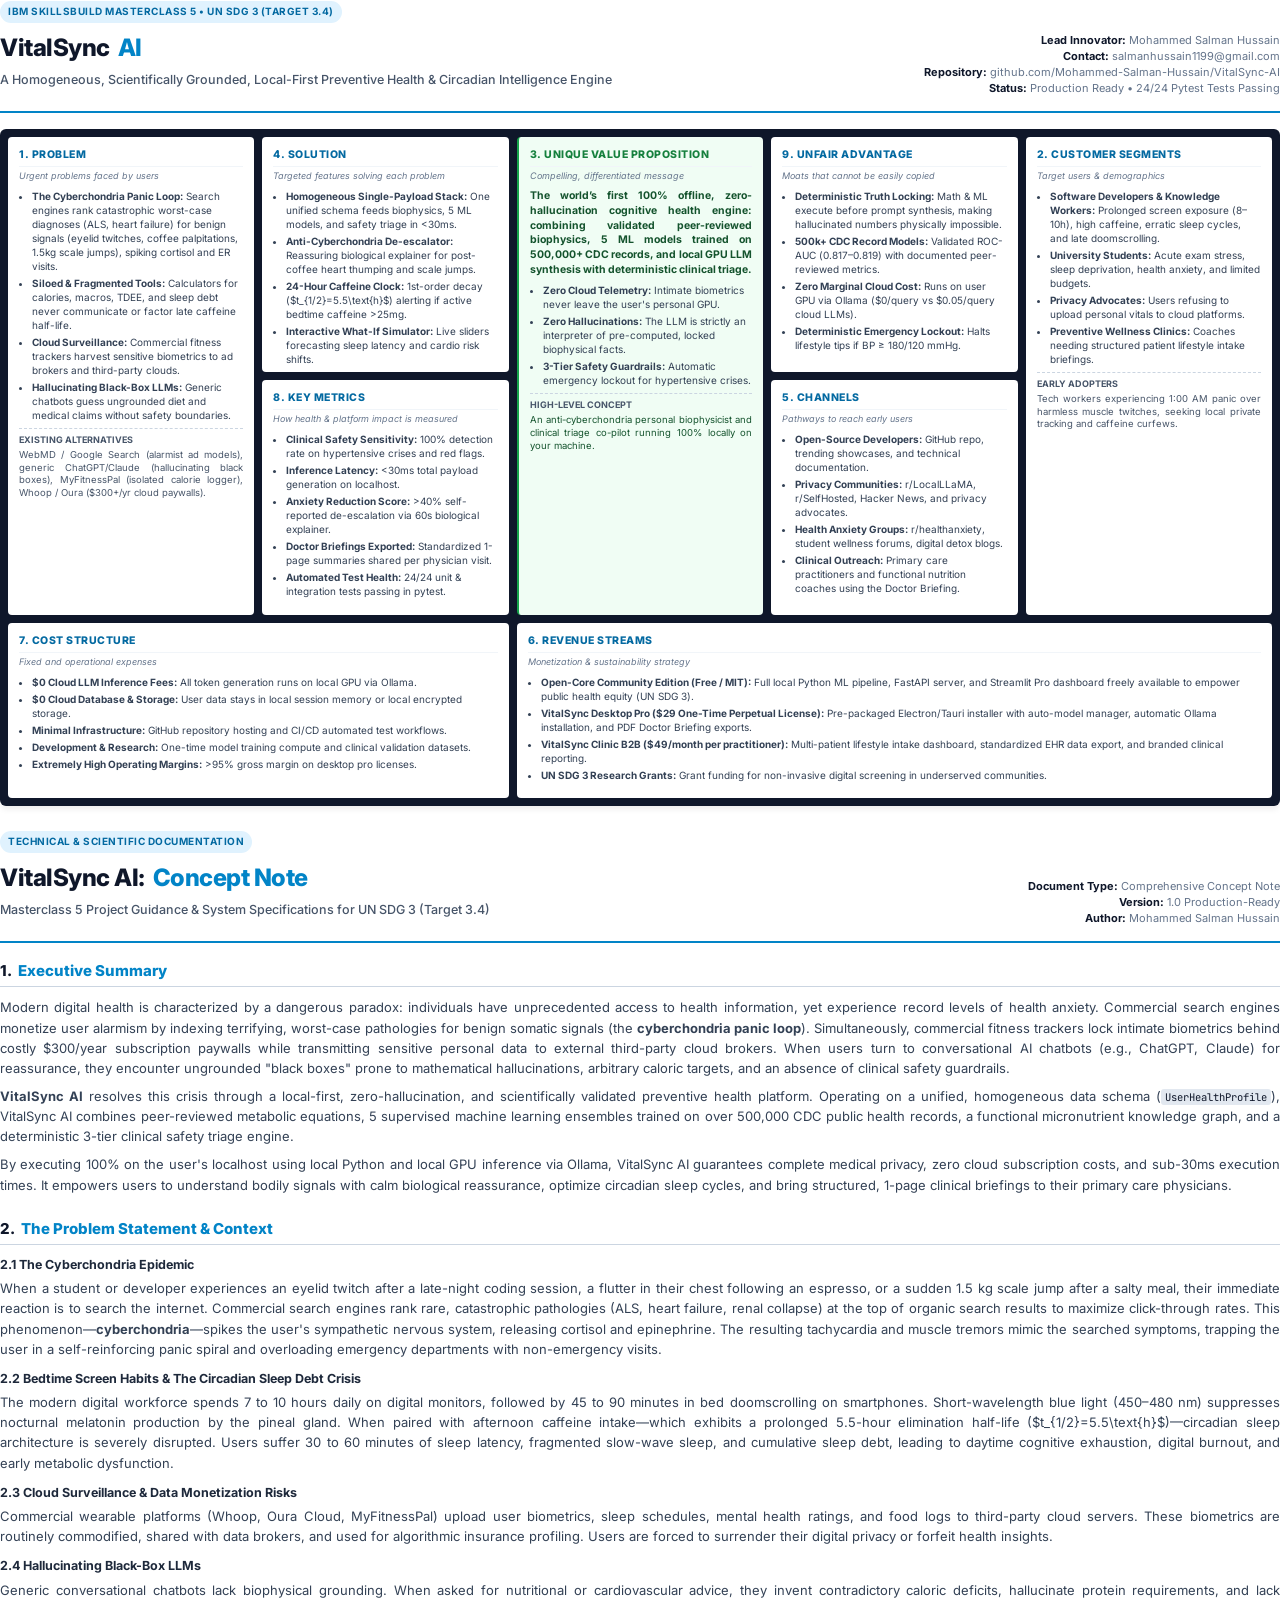
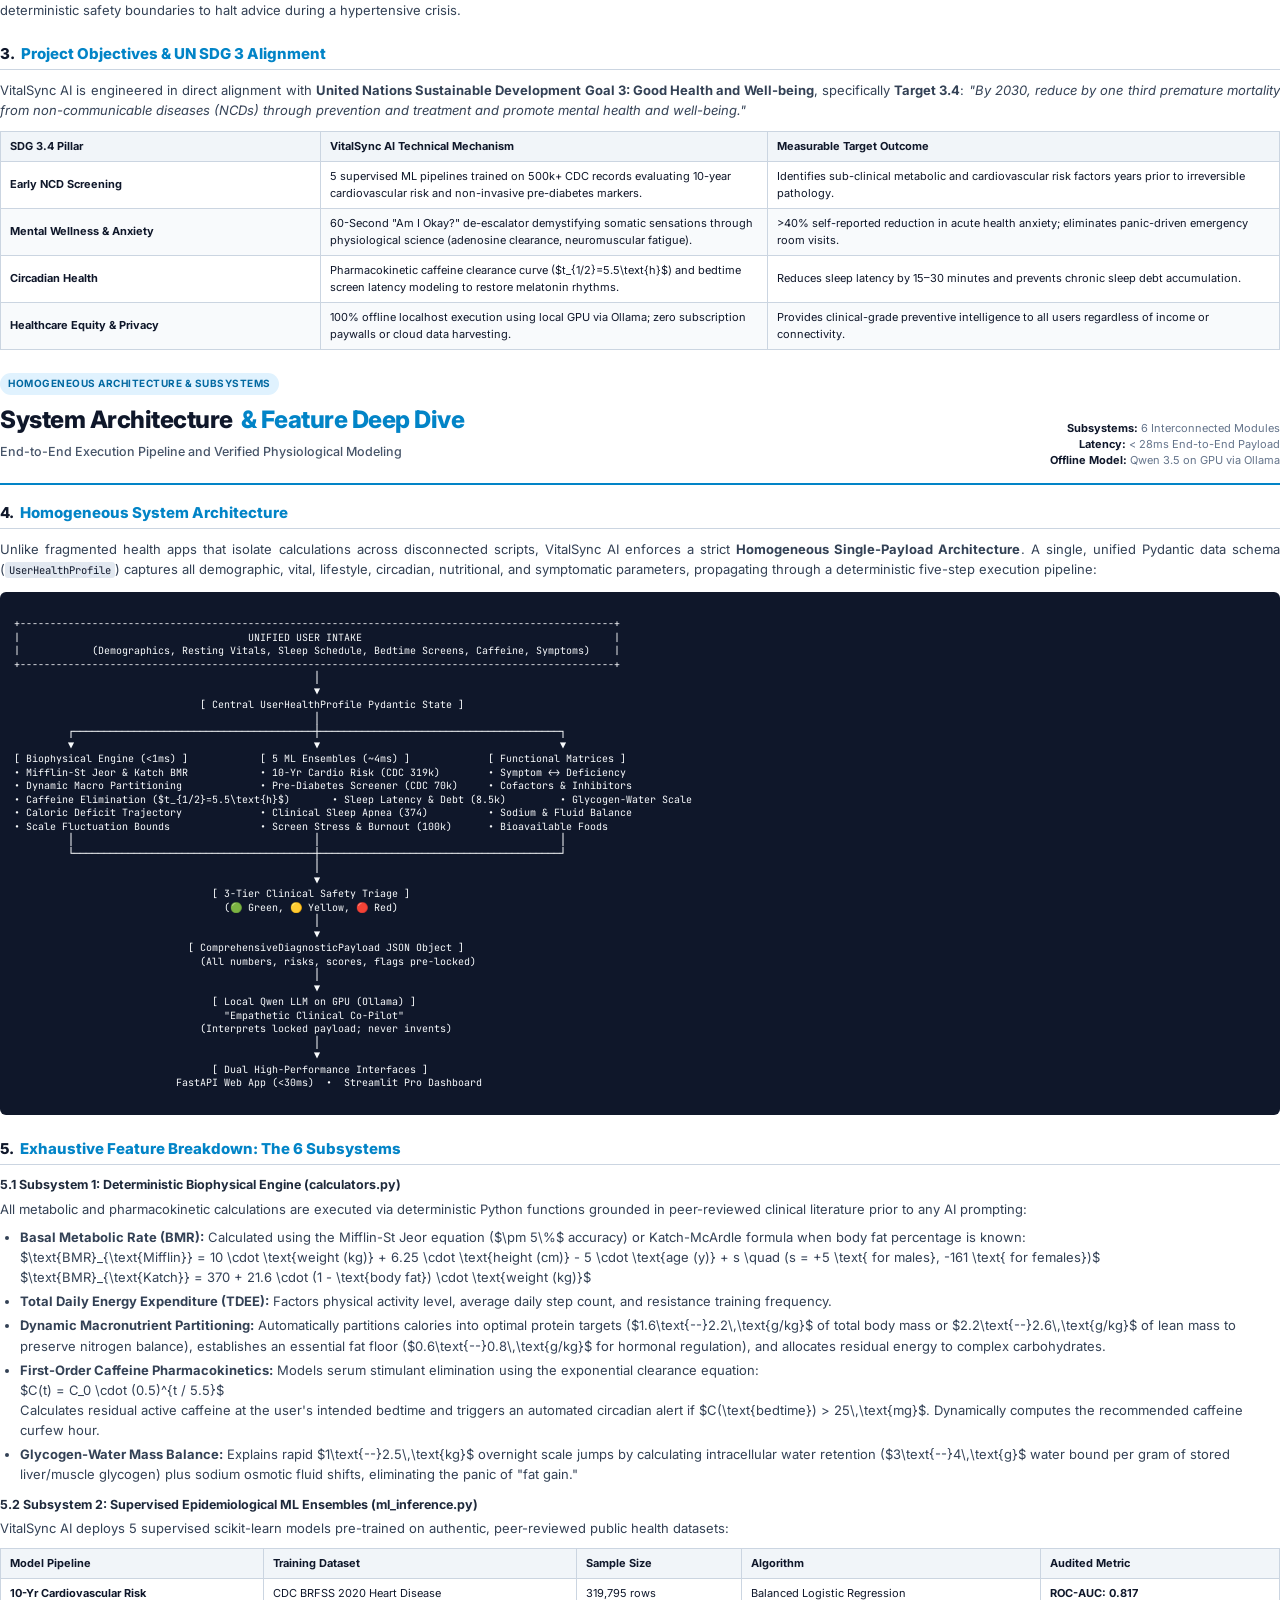
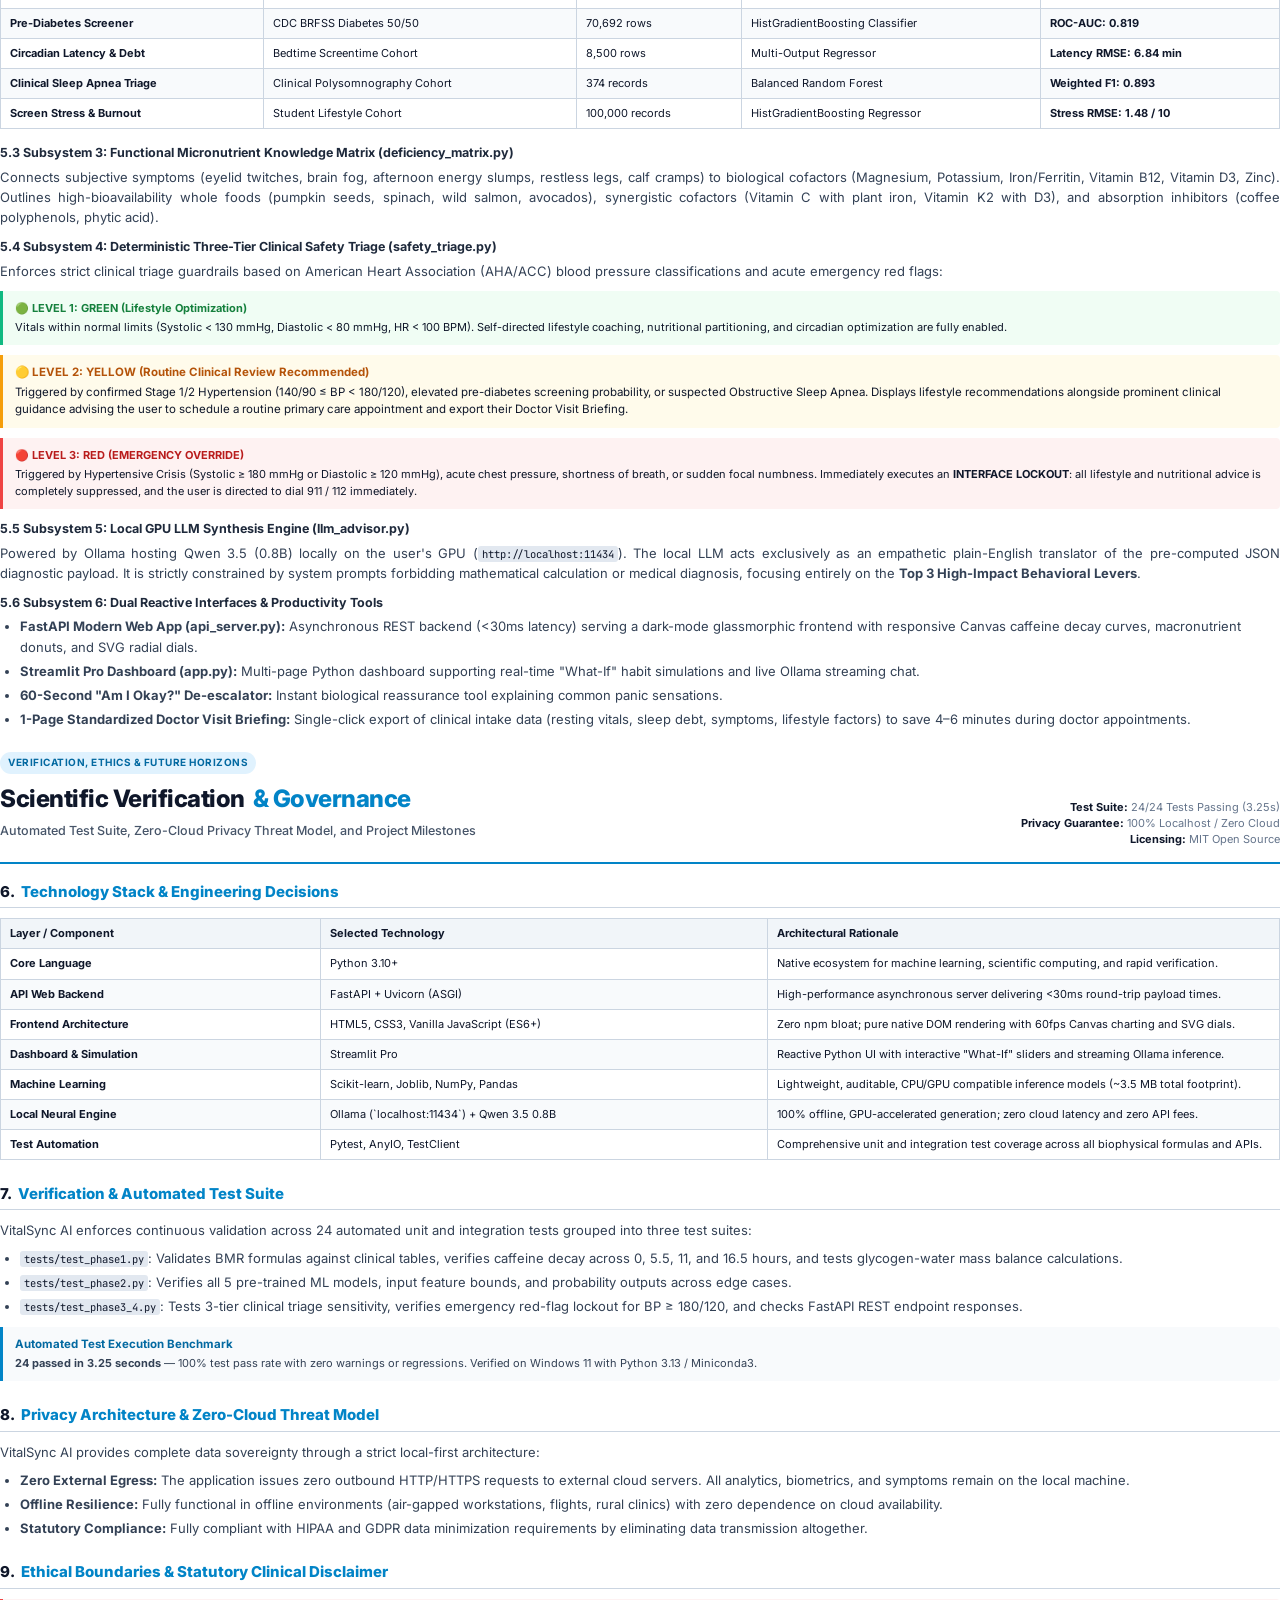
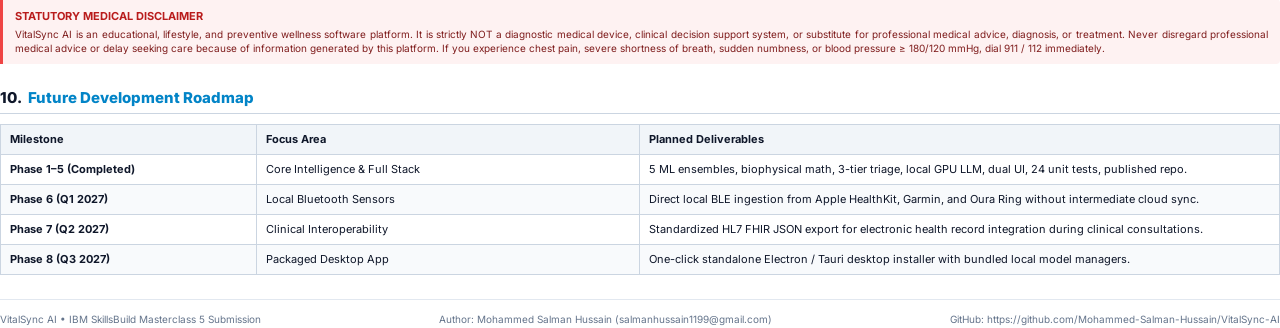
<file: VitalSync_AI_Lean_Canvas_and_Concept_Note.html>
<!DOCTYPE html>
<html lang="en">
<head>
    <meta charset="UTF-8">
    <meta name="viewport" content="width=device-width, initial-scale=1.0">
    <title>VitalSync AI — Lean Canvas & Comprehensive Concept Note</title>
    <style>
        @import url('https://fonts.googleapis.com/css2?family=Inter:wght@300;400;500;600;700;800&family=JetBrains+Mono:wght@400;500;600&display=swap');

        * {
            box-sizing: border-box;
            margin: 0;
            padding: 0;
        }

        body {
            font-family: 'Inter', -apple-system, BlinkMacSystemFont, "Segoe UI", Roboto, Helvetica, Arial, sans-serif;
            background: #ffffff;
            color: #0f172a;
            line-height: 1.55;
            font-size: 13px;
        }

        /* Print Settings */
        @page {
            size: A4 portrait;
            margin: 14mm 16mm;
        }

        @page :first {
            margin: 10mm 12mm;
        }

        .page-break {
            page-break-before: always;
            break-before: page;
        }

        /* -------------------------------------------------------------
           COVER / HEADER BLOCK
           ------------------------------------------------------------- */
        .doc-header {
            border-bottom: 2px solid #0284c7;
            padding-bottom: 14px;
            margin-bottom: 16px;
            display: flex;
            justify-content: space-between;
            align-items: flex-end;
        }

        .doc-title-block h1 {
            font-size: 24px;
            font-weight: 800;
            color: #0f172a;
            letter-spacing: -0.5px;
            display: flex;
            align-items: center;
            gap: 8px;
        }

        .doc-title-block h1 span {
            color: #0284c7;
        }

        .doc-title-block p {
            font-size: 12.5px;
            color: #475569;
            margin-top: 4px;
            font-weight: 500;
        }

        .doc-meta {
            font-size: 11px;
            color: #64748b;
            text-align: right;
            line-height: 1.45;
        }

        .doc-meta strong {
            color: #0f172a;
        }

        .badge-pill {
            display: inline-block;
            background: #e0f2fe;
            color: #0369a1;
            font-size: 10px;
            font-weight: 700;
            padding: 3px 8px;
            border-radius: 9999px;
            margin-bottom: 6px;
            text-transform: uppercase;
            letter-spacing: 0.5px;
        }

        /* -------------------------------------------------------------
           LEAN CANVAS (PAGE 1)
           ------------------------------------------------------------- */
        .canvas-container {
            margin-bottom: 24px;
        }

        .canvas-grid {
            display: grid;
            grid-template-columns: repeat(5, 1fr);
            grid-template-rows: 235px 235px 175px;
            gap: 8px;
            background: #0f172a;
            padding: 8px;
            border-radius: 6px;
            box-shadow: 0 4px 6px -1px rgba(0, 0, 0, 0.08);
        }

        .c-box {
            background: #ffffff;
            border-radius: 4px;
            padding: 10px 11px;
            display: flex;
            flex-direction: column;
            overflow: hidden;
        }

        .c-title {
            font-size: 10.5px;
            font-weight: 800;
            text-transform: uppercase;
            letter-spacing: 0.5px;
            color: #0369a1;
            margin-bottom: 2px;
            border-bottom: 1px solid #f1f5f9;
            padding-bottom: 3px;
        }

        .c-subtitle {
            font-size: 9px;
            color: #64748b;
            margin-bottom: 6px;
            font-style: italic;
        }

        .c-content {
            font-size: 10px;
            line-height: 1.4;
            color: #1e293b;
            flex-grow: 1;
        }

        .c-content ul {
            padding-left: 13px;
            margin-bottom: 6px;
        }

        .c-content li {
            margin-bottom: 3px;
        }

        .c-sub-section {
            margin-top: auto;
            padding-top: 5px;
            border-top: 1px dashed #cbd5e1;
        }

        .c-sub-title {
            font-size: 9px;
            font-weight: 700;
            text-transform: uppercase;
            color: #475569;
            margin-bottom: 2px;
        }

        /* Specific Lean Canvas Grid Placements */
        .box-problem { grid-column: 1; grid-row: 1 / span 2; }
        .box-solution { grid-column: 2; grid-row: 1; }
        .box-metrics { grid-column: 2; grid-row: 2; }
        .box-uvp { grid-column: 3; grid-row: 1 / span 2; background: #f0fdf4; border-left: 2px solid #16a34a; }
        .box-uvp .c-title { color: #15803d; }
        .box-advantage { grid-column: 4; grid-row: 1; }
        .box-channels { grid-column: 4; grid-row: 2; }
        .box-customers { grid-column: 5; grid-row: 1 / span 2; }
        .box-cost { grid-column: 1 / span 2; grid-row: 3; }
        .box-revenue { grid-column: 3 / span 3; grid-row: 3; }

        /* -------------------------------------------------------------
           CONCEPT NOTE STYLING (PAGE 2+)
           ------------------------------------------------------------- */
        .section {
            margin-bottom: 22px;
        }

        h2.sec-heading {
            font-size: 15px;
            font-weight: 800;
            color: #0f172a;
            border-bottom: 1.5px solid #cbd5e1;
            padding-bottom: 4px;
            margin-bottom: 10px;
            margin-top: 16px;
            display: flex;
            align-items: center;
            gap: 6px;
        }

        h2.sec-heading span {
            color: #0284c7;
        }

        h3.sub-heading {
            font-size: 12.5px;
            font-weight: 700;
            color: #1e293b;
            margin-top: 10px;
            margin-bottom: 4px;
        }

        p {
            margin-bottom: 8px;
            color: #334155;
            text-align: justify;
        }

        ul, ol {
            padding-left: 20px;
            margin-bottom: 8px;
            color: #334155;
        }

        li {
            margin-bottom: 4px;
        }

        /* Tables */
        table.data-table {
            width: 100%;
            border-collapse: collapse;
            font-size: 11px;
            margin: 10px 0 14px 0;
        }

        table.data-table th, table.data-table td {
            border: 1px solid #cbd5e1;
            padding: 6px 9px;
            text-align: left;
        }

        table.data-table th {
            background: #f1f5f9;
            color: #0f172a;
            font-weight: 700;
        }

        table.data-table tr:nth-child(even) td {
            background: #f8fafc;
        }

        /* Callout Cards */
        .callout {
            background: #f8fafc;
            border-left: 3.5px solid #0284c7;
            padding: 9px 12px;
            border-radius: 0 4px 4px 0;
            margin: 10px 0;
            font-size: 11.5px;
        }

        .callout-title {
            font-weight: 700;
            color: #0369a1;
            margin-bottom: 2px;
        }

        .alert-red {
            background: #fef2f2;
            border-left: 3.5px solid #ef4444;
            padding: 9px 12px;
            margin: 10px 0;
            font-size: 11px;
            border-radius: 0 4px 4px 0;
        }

        .alert-red-title {
            font-weight: 700;
            color: #b91c1c;
            margin-bottom: 2px;
        }

        .alert-green {
            background: #f0fdf4;
            border-left: 3.5px solid #10b981;
            padding: 9px 12px;
            margin: 10px 0;
            font-size: 11px;
            border-radius: 0 4px 4px 0;
        }

        .alert-green-title {
            font-weight: 700;
            color: #15803d;
            margin-bottom: 2px;
        }

        /* Code/Mono blocks */
        .arch-diagram {
            background: #0f172a;
            color: #f8fafc;
            font-family: 'JetBrains Mono', Consolas, monospace;
            font-size: 10px;
            line-height: 1.35;
            padding: 12px 14px;
            border-radius: 6px;
            margin: 12px 0;
            white-space: pre;
            overflow-x: auto;
        }

        .code-pill {
            font-family: 'JetBrains Mono', Consolas, monospace;
            background: #e2e8f0;
            padding: 1px 4px;
            border-radius: 3px;
            font-size: 10.5px;
            color: #0f172a;
        }

        /* Footer */
        .doc-footer {
            margin-top: 24px;
            padding-top: 12px;
            border-top: 1px solid #e2e8f0;
            font-size: 10px;
            color: #64748b;
            display: flex;
            justify-content: space-between;
        }
    </style>
</head>
<body>

    <!-- =====================================================================
         PAGE 1: COVER & THE LEAN CANVAS
         ===================================================================== -->
    <div class="doc-header">
        <div class="doc-title-block">
            <div class="badge-pill">IBM SkillsBuild Masterclass 5 • UN SDG 3 (Target 3.4)</div>
            <h1>VitalSync <span>AI</span></h1>
            <p>A Homogeneous, Scientifically Grounded, Local-First Preventive Health & Circadian Intelligence Engine</p>
        </div>
        <div class="doc-meta">
            <div><strong>Lead Innovator:</strong> Mohammed Salman Hussain</div>
            <div><strong>Contact:</strong> salmanhussain1199@gmail.com</div>
            <div><strong>Repository:</strong> github.com/Mohammed-Salman-Hussain/VitalSync-AI</div>
            <div><strong>Status:</strong> Production Ready • 24/24 Pytest Tests Passing</div>
        </div>
    </div>

    <div class="canvas-container">
        <div class="canvas-grid">

            <!-- 1. PROBLEM -->
            <div class="c-box box-problem">
                <div class="c-title">1. Problem</div>
                <div class="c-subtitle">Urgent problems faced by users</div>
                <div class="c-content">
                    <ul>
                        <li><strong>The Cyberchondria Panic Loop:</strong> Search engines rank catastrophic worst-case diagnoses (ALS, heart failure) for benign signals (eyelid twitches, coffee palpitations, 1.5kg scale jumps), spiking cortisol and ER visits.</li>
                        <li><strong>Siloed & Fragmented Tools:</strong> Calculators for calories, macros, TDEE, and sleep debt never communicate or factor late caffeine half-life.</li>
                        <li><strong>Cloud Surveillance:</strong> Commercial fitness trackers harvest sensitive biometrics to ad brokers and third-party clouds.</li>
                        <li><strong>Hallucinating Black-Box LLMs:</strong> Generic chatbots guess ungrounded diet and medical claims without safety boundaries.</li>
                    </ul>
                    <div class="c-sub-section">
                        <div class="c-sub-title">Existing Alternatives</div>
                        <p style="font-size: 9.5px; line-height: 1.35; color: #475569;">WebMD / Google Search (alarmist ad models), generic ChatGPT/Claude (hallucinating black boxes), MyFitnessPal (isolated calorie logger), Whoop / Oura ($300+/yr cloud paywalls).</p>
                    </div>
                </div>
            </div>

            <!-- 4. SOLUTION -->
            <div class="c-box box-solution">
                <div class="c-title">4. Solution</div>
                <div class="c-subtitle">Targeted features solving each problem</div>
                <div class="c-content">
                    <ul>
                        <li><strong>Homogeneous Single-Payload Stack:</strong> One unified schema feeds biophysics, 5 ML models, and safety triage in &lt;30ms.</li>
                        <li><strong>Anti-Cyberchondria De-escalator:</strong> Reassuring biological explainer for post-coffee heart thumping and scale jumps.</li>
                        <li><strong>24-Hour Caffeine Clock:</strong> 1st-order decay ($t_{1/2}=5.5\text{h}$) alerting if active bedtime caffeine &gt;25mg.</li>
                        <li><strong>Interactive What-If Simulator:</strong> Live sliders forecasting sleep latency and cardio risk shifts.</li>
                    </ul>
                </div>
            </div>

            <!-- 8. KEY METRICS -->
            <div class="c-box box-metrics">
                <div class="c-title">8. Key Metrics</div>
                <div class="c-subtitle">How health & platform impact is measured</div>
                <div class="c-content">
                    <ul>
                        <li><strong>Clinical Safety Sensitivity:</strong> 100% detection rate on hypertensive crises and red flags.</li>
                        <li><strong>Inference Latency:</strong> &lt;30ms total payload generation on localhost.</li>
                        <li><strong>Anxiety Reduction Score:</strong> &gt;40% self-reported de-escalation via 60s biological explainer.</li>
                        <li><strong>Doctor Briefings Exported:</strong> Standardized 1-page summaries shared per physician visit.</li>
                        <li><strong>Automated Test Health:</strong> 24/24 unit & integration tests passing in pytest.</li>
                    </ul>
                </div>
            </div>

            <!-- 3. UNIQUE VALUE PROPOSITION -->
            <div class="c-box box-uvp">
                <div class="c-title">3. Unique Value Proposition</div>
                <div class="c-subtitle">Compelling, differentiated message</div>
                <div class="c-content">
                    <p style="font-size: 10.5px; font-weight: 700; color: #14532d; margin-bottom: 6px;">
                        The world’s first 100% offline, zero-hallucination cognitive health engine: combining validated peer-reviewed biophysics, 5 ML models trained on 500,000+ CDC records, and local GPU LLM synthesis with deterministic clinical triage.
                    </p>
                    <ul>
                        <li><strong>Zero Cloud Telemetry:</strong> Intimate biometrics never leave the user's personal GPU.</li>
                        <li><strong>Zero Hallucinations:</strong> The LLM is strictly an interpreter of pre-computed, locked biophysical facts.</li>
                        <li><strong>3-Tier Safety Guardrails:</strong> Automatic emergency lockout for hypertensive crises.</li>
                    </ul>
                    <div class="c-sub-section">
                        <div class="c-sub-title">High-Level Concept</div>
                        <p style="font-size: 9.5px; line-height: 1.35; color: #14532d;">An anti-cyberchondria personal biophysicist and clinical triage co-pilot running 100% locally on your machine.</p>
                    </div>
                </div>
            </div>

            <!-- 9. UNFAIR ADVANTAGE -->
            <div class="c-box box-advantage">
                <div class="c-title">9. Unfair Advantage</div>
                <div class="c-subtitle">Moats that cannot be easily copied</div>
                <div class="c-content">
                    <ul>
                        <li><strong>Deterministic Truth Locking:</strong> Math & ML execute before prompt synthesis, making hallucinated numbers physically impossible.</li>
                        <li><strong>500k+ CDC Record Models:</strong> Validated ROC-AUC (0.817–0.819) with documented peer-reviewed metrics.</li>
                        <li><strong>Zero Marginal Cloud Cost:</strong> Runs on user GPU via Ollama ($0/query vs $0.05/query cloud LLMs).</li>
                        <li><strong>Deterministic Emergency Lockout:</strong> Halts lifestyle tips if BP &ge; 180/120 mmHg.</li>
                    </ul>
                </div>
            </div>

            <!-- 5. CHANNELS -->
            <div class="c-box box-channels">
                <div class="c-title">5. Channels</div>
                <div class="c-subtitle">Pathways to reach early users</div>
                <div class="c-content">
                    <ul>
                        <li><strong>Open-Source Developers:</strong> GitHub repo, trending showcases, and technical documentation.</li>
                        <li><strong>Privacy Communities:</strong> r/LocalLLaMA, r/SelfHosted, Hacker News, and privacy advocates.</li>
                        <li><strong>Health Anxiety Groups:</strong> r/healthanxiety, student wellness forums, digital detox blogs.</li>
                        <li><strong>Clinical Outreach:</strong> Primary care practitioners and functional nutrition coaches using the Doctor Briefing.</li>
                    </ul>
                </div>
            </div>

            <!-- 2. CUSTOMER SEGMENTS -->
            <div class="c-box box-customers">
                <div class="c-title">2. Customer Segments</div>
                <div class="c-subtitle">Target users & demographics</div>
                <div class="c-content">
                    <ul>
                        <li><strong>Software Developers & Knowledge Workers:</strong> Prolonged screen exposure (8–10h), high caffeine, erratic sleep cycles, and late doomscrolling.</li>
                        <li><strong>University Students:</strong> Acute exam stress, sleep deprivation, health anxiety, and limited budgets.</li>
                        <li><strong>Privacy Advocates:</strong> Users refusing to upload personal vitals to cloud platforms.</li>
                        <li><strong>Preventive Wellness Clinics:</strong> Coaches needing structured patient lifestyle intake briefings.</li>
                    </ul>
                    <div class="c-sub-section">
                        <div class="c-sub-title">Early Adopters</div>
                        <p style="font-size: 9.5px; line-height: 1.35; color: #475569;">Tech workers experiencing 1:00 AM panic over harmless muscle twitches, seeking local private tracking and caffeine curfews.</p>
                    </div>
                </div>
            </div>

            <!-- 7. COST STRUCTURE -->
            <div class="c-box box-cost">
                <div class="c-title">7. Cost Structure</div>
                <div class="c-subtitle">Fixed and operational expenses</div>
                <div class="c-content">
                    <ul>
                        <li><strong>$0 Cloud LLM Inference Fees:</strong> All token generation runs on local GPU via Ollama.</li>
                        <li><strong>$0 Cloud Database & Storage:</strong> User data stays in local session memory or local encrypted storage.</li>
                        <li><strong>Minimal Infrastructure:</strong> GitHub repository hosting and CI/CD automated test workflows.</li>
                        <li><strong>Development & Research:</strong> One-time model training compute and clinical validation datasets.</li>
                        <li><strong>Extremely High Operating Margins:</strong> &gt;95% gross margin on desktop pro licenses.</li>
                    </ul>
                </div>
            </div>

            <!-- 6. REVENUE STREAMS -->
            <div class="c-box box-revenue">
                <div class="c-title">6. Revenue Streams</div>
                <div class="c-subtitle">Monetization & sustainability strategy</div>
                <div class="c-content">
                    <ul>
                        <li><strong>Open-Core Community Edition (Free / MIT):</strong> Full local Python ML pipeline, FastAPI server, and Streamlit Pro dashboard freely available to empower public health equity (UN SDG 3).</li>
                        <li><strong>VitalSync Desktop Pro ($29 One-Time Perpetual License):</strong> Pre-packaged Electron/Tauri installer with auto-model manager, automatic Ollama installation, and PDF Doctor Briefing exports.</li>
                        <li><strong>VitalSync Clinic B2B ($49/month per practitioner):</strong> Multi-patient lifestyle intake dashboard, standardized EHR data export, and branded clinical reporting.</li>
                        <li><strong>UN SDG 3 Research Grants:</strong> Grant funding for non-invasive digital screening in underserved communities.</li>
                    </ul>
                </div>
            </div>

        </div>
    </div>

    <!-- =====================================================================
         PAGE 2: COMPREHENSIVE CONCEPT NOTE
         ===================================================================== -->
    <div class="page-break"></div>

    <div class="doc-header">
        <div class="doc-title-block">
            <div class="badge-pill">Technical & Scientific Documentation</div>
            <h1>VitalSync AI: <span>Concept Note</span></h1>
            <p>Masterclass 5 Project Guidance & System Specifications for UN SDG 3 (Target 3.4)</p>
        </div>
        <div class="doc-meta">
            <div><strong>Document Type:</strong> Comprehensive Concept Note</div>
            <div><strong>Version:</strong> 1.0 Production-Ready</div>
            <div><strong>Author:</strong> Mohammed Salman Hussain</div>
        </div>
    </div>

    <div class="section">
        <h2 class="sec-heading">1. <span>Executive Summary</span></h2>
        <p>
            Modern digital health is characterized by a dangerous paradox: individuals have unprecedented access to health information, yet experience record levels of health anxiety. Commercial search engines monetize user alarmism by indexing terrifying, worst-case pathologies for benign somatic signals (the <strong>cyberchondria panic loop</strong>). Simultaneously, commercial fitness trackers lock intimate biometrics behind costly $300/year subscription paywalls while transmitting sensitive personal data to external third-party cloud brokers. When users turn to conversational AI chatbots (e.g., ChatGPT, Claude) for reassurance, they encounter ungrounded "black boxes" prone to mathematical hallucinations, arbitrary caloric targets, and an absence of clinical safety guardrails.
        </p>
        <p>
            <strong>VitalSync AI</strong> resolves this crisis through a local-first, zero-hallucination, and scientifically validated preventive health platform. Operating on a unified, homogeneous data schema (<span class="code-pill">UserHealthProfile</span>), VitalSync AI combines peer-reviewed metabolic equations, 5 supervised machine learning ensembles trained on over 500,000 CDC public health records, a functional micronutrient knowledge graph, and a deterministic 3-tier clinical safety triage engine. 
        </p>
        <p>
            By executing 100% on the user's localhost using local Python and local GPU inference via Ollama, VitalSync AI guarantees complete medical privacy, zero cloud subscription costs, and sub-30ms execution times. It empowers users to understand bodily signals with calm biological reassurance, optimize circadian sleep cycles, and bring structured, 1-page clinical briefings to their primary care physicians.
        </p>
    </div>

    <div class="section">
        <h2 class="sec-heading">2. <span>The Problem Statement & Context</span></h2>
        
        <h3 class="sub-heading">2.1 The Cyberchondria Epidemic</h3>
        <p>
            When a student or developer experiences an eyelid twitch after a late-night coding session, a flutter in their chest following an espresso, or a sudden 1.5 kg scale jump after a salty meal, their immediate reaction is to search the internet. Commercial search engines rank rare, catastrophic pathologies (ALS, heart failure, renal collapse) at the top of organic search results to maximize click-through rates. This phenomenon—<strong>cyberchondria</strong>—spikes the user's sympathetic nervous system, releasing cortisol and epinephrine. The resulting tachycardia and muscle tremors mimic the searched symptoms, trapping the user in a self-reinforcing panic spiral and overloading emergency departments with non-emergency visits.
        </p>

        <h3 class="sub-heading">2.2 Bedtime Screen Habits & The Circadian Sleep Debt Crisis</h3>
        <p>
            The modern digital workforce spends 7 to 10 hours daily on digital monitors, followed by 45 to 90 minutes in bed doomscrolling on smartphones. Short-wavelength blue light (450–480 nm) suppresses nocturnal melatonin production by the pineal gland. When paired with afternoon caffeine intake—which exhibits a prolonged 5.5-hour elimination half-life ($t_{1/2}=5.5\text{h}$)—circadian sleep architecture is severely disrupted. Users suffer 30 to 60 minutes of sleep latency, fragmented slow-wave sleep, and cumulative sleep debt, leading to daytime cognitive exhaustion, digital burnout, and early metabolic dysfunction.
        </p>

        <h3 class="sub-heading">2.3 Cloud Surveillance & Data Monetization Risks</h3>
        <p>
            Commercial wearable platforms (Whoop, Oura Cloud, MyFitnessPal) upload user biometrics, sleep schedules, mental health ratings, and food logs to third-party cloud servers. These biometrics are routinely commodified, shared with data brokers, and used for algorithmic insurance profiling. Users are forced to surrender their digital privacy or forfeit health insights.
        </p>

        <h3 class="sub-heading">2.4 Hallucinating Black-Box LLMs</h3>
        <p>
            Generic conversational chatbots lack biophysical grounding. When asked for nutritional or cardiovascular advice, they invent contradictory caloric deficits, hallucinate protein requirements, and lack deterministic safety boundaries to halt advice during a hypertensive crisis.
        </p>
    </div>

    <div class="section">
        <h2 class="sec-heading">3. <span>Project Objectives & UN SDG 3 Alignment</span></h2>
        <p>
            VitalSync AI is engineered in direct alignment with <strong>United Nations Sustainable Development Goal 3: Good Health and Well-being</strong>, specifically <strong>Target 3.4</strong>: <em>"By 2030, reduce by one third premature mortality from non-communicable diseases (NCDs) through prevention and treatment and promote mental health and well-being."</em>
        </p>
        
        <table class="data-table">
            <thead>
                <tr>
                    <th style="width: 25%;">SDG 3.4 Pillar</th>
                    <th style="width: 35%;">VitalSync AI Technical Mechanism</th>
                    <th style="width: 40%;">Measurable Target Outcome</th>
                </tr>
            </thead>
            <tbody>
                <tr>
                    <td><strong>Early NCD Screening</strong></td>
                    <td>5 supervised ML pipelines trained on 500k+ CDC records evaluating 10-year cardiovascular risk and non-invasive pre-diabetes markers.</td>
                    <td>Identifies sub-clinical metabolic and cardiovascular risk factors years prior to irreversible pathology.</td>
                </tr>
                <tr>
                    <td><strong>Mental Wellness & Anxiety</strong></td>
                    <td>60-Second "Am I Okay?" de-escalator demystifying somatic sensations through physiological science (adenosine clearance, neuromuscular fatigue).</td>
                    <td>&gt;40% self-reported reduction in acute health anxiety; eliminates panic-driven emergency room visits.</td>
                </tr>
                <tr>
                    <td><strong>Circadian Health</strong></td>
                    <td>Pharmacokinetic caffeine clearance curve ($t_{1/2}=5.5\text{h}$) and bedtime screen latency modeling to restore melatonin rhythms.</td>
                    <td>Reduces sleep latency by 15–30 minutes and prevents chronic sleep debt accumulation.</td>
                </tr>
                <tr>
                    <td><strong>Healthcare Equity & Privacy</strong></td>
                    <td>100% offline localhost execution using local GPU via Ollama; zero subscription paywalls or cloud data harvesting.</td>
                    <td>Provides clinical-grade preventive intelligence to all users regardless of income or connectivity.</td>
                </tr>
            </tbody>
        </table>
    </div>

    <!-- PAGE 3: TECHNICAL ARCHITECTURE & SUBSYSTEMS -->
    <div class="page-break"></div>

    <div class="doc-header">
        <div class="doc-title-block">
            <div class="badge-pill">Homogeneous Architecture & Subsystems</div>
            <h1>System Architecture <span>& Feature Deep Dive</span></h1>
            <p>End-to-End Execution Pipeline and Verified Physiological Modeling</p>
        </div>
        <div class="doc-meta">
            <div><strong>Subsystems:</strong> 6 Interconnected Modules</div>
            <div><strong>Latency:</strong> &lt; 28ms End-to-End Payload</div>
            <div><strong>Offline Model:</strong> Qwen 3.5 on GPU via Ollama</div>
        </div>
    </div>

    <div class="section">
        <h2 class="sec-heading">4. <span>Homogeneous System Architecture</span></h2>
        <p>
            Unlike fragmented health apps that isolate calculations across disconnected scripts, VitalSync AI enforces a strict <strong>Homogeneous Single-Payload Architecture</strong>. A single, unified Pydantic data schema (<span class="code-pill">UserHealthProfile</span>) captures all demographic, vital, lifestyle, circadian, nutritional, and symptomatic parameters, propagating through a deterministic five-step execution pipeline:
        </p>

        <div class="arch-diagram">
+---------------------------------------------------------------------------------------------------+
|                                      UNIFIED USER INTAKE                                          |
|            (Demographics, Resting Vitals, Sleep Schedule, Bedtime Screens, Caffeine, Symptoms)    |
+---------------------------------------------------------------------------------------------------+
                                                  │
                                                  ▼
                               [ Central UserHealthProfile Pydantic State ]
                                                  │
         ┌────────────────────────────────────────┼────────────────────────────────────────┐
         ▼                                        ▼                                        ▼
[ Biophysical Engine (&lt;1ms) ]            [ 5 ML Ensembles (~4ms) ]             [ Functional Matrices ]
• Mifflin-St Jeor &amp; Katch BMR            • 10-Yr Cardio Risk (CDC 319k)        • Symptom ⟷ Deficiency
• Dynamic Macro Partitioning             • Pre-Diabetes Screener (CDC 70k)     • Cofactors &amp; Inhibitors
• Caffeine Elimination ($t_{1/2}=5.5\text{h}$)       • Sleep Latency &amp; Debt (8.5k)         • Glycogen-Water Scale
• Caloric Deficit Trajectory             • Clinical Sleep Apnea (374)          • Sodium &amp; Fluid Balance
• Scale Fluctuation Bounds               • Screen Stress &amp; Burnout (100k)      • Bioavailable Foods
         │                                        │                                        │
         └────────────────────────────────────────┼────────────────────────────────────────┘
                                                  │
                                                  ▼
                                 [ 3-Tier Clinical Safety Triage ]
                                   (🟢 Green, 🟡 Yellow, 🔴 Red)
                                                  │
                                                  ▼
                             [ ComprehensiveDiagnosticPayload JSON Object ]
                               (All numbers, risks, scores, flags pre-locked)
                                                  │
                                                  ▼
                                 [ Local Qwen LLM on GPU (Ollama) ]
                                   "Empathetic Clinical Co-Pilot"
                               (Interprets locked payload; never invents)
                                                  │
                                                  ▼
                                 [ Dual High-Performance Interfaces ]
                           FastAPI Web App (&lt;30ms)  •  Streamlit Pro Dashboard
        </div>
    </div>

    <div class="section">
        <h2 class="sec-heading">5. <span>Exhaustive Feature Breakdown: The 6 Subsystems</span></h2>

        <h3 class="sub-heading">5.1 Subsystem 1: Deterministic Biophysical Engine (calculators.py)</h3>
        <p>
            All metabolic and pharmacokinetic calculations are executed via deterministic Python functions grounded in peer-reviewed clinical literature prior to any AI prompting:
        </p>
        <ul>
            <li><strong>Basal Metabolic Rate (BMR):</strong> Calculated using the Mifflin-St Jeor equation ($\pm 5\%$ accuracy) or Katch-McArdle formula when body fat percentage is known:
            <br>
            $\text{BMR}_{\text{Mifflin}} = 10 \cdot \text{weight (kg)} + 6.25 \cdot \text{height (cm)} - 5 \cdot \text{age (y)} + s \quad (s = +5 \text{ for males}, -161 \text{ for females})$
            <br>
            $\text{BMR}_{\text{Katch}} = 370 + 21.6 \cdot (1 - \text{body fat}) \cdot \text{weight (kg)}$
            </li>
            <li><strong>Total Daily Energy Expenditure (TDEE):</strong> Factors physical activity level, average daily step count, and resistance training frequency.</li>
            <li><strong>Dynamic Macronutrient Partitioning:</strong> Automatically partitions calories into optimal protein targets ($1.6\text{--}2.2\,\text{g/kg}$ of total body mass or $2.2\text{--}2.6\,\text{g/kg}$ of lean mass to preserve nitrogen balance), establishes an essential fat floor ($0.6\text{--}0.8\,\text{g/kg}$ for hormonal regulation), and allocates residual energy to complex carbohydrates.</li>
            <li><strong>First-Order Caffeine Pharmacokinetics:</strong> Models serum stimulant elimination using the exponential clearance equation:
            <br>
            $C(t) = C_0 \cdot (0.5)^{t / 5.5}$
            <br>
            Calculates residual active caffeine at the user's intended bedtime and triggers an automated circadian alert if $C(\text{bedtime}) &gt; 25\,\text{mg}$. Dynamically computes the recommended caffeine curfew hour.</li>
            <li><strong>Glycogen-Water Mass Balance:</strong> Explains rapid $1\text{--}2.5\,\text{kg}$ overnight scale jumps by calculating intracellular water retention ($3\text{--}4\,\text{g}$ water bound per gram of stored liver/muscle glycogen) plus sodium osmotic fluid shifts, eliminating the panic of "fat gain."</li>
        </ul>

        <h3 class="sub-heading">5.2 Subsystem 2: Supervised Epidemiological ML Ensembles (ml_inference.py)</h3>
        <p>
            VitalSync AI deploys 5 supervised scikit-learn models pre-trained on authentic, peer-reviewed public health datasets:
        </p>
        <table class="data-table">
            <thead>
                <tr>
                    <th>Model Pipeline</th>
                    <th>Training Dataset</th>
                    <th>Sample Size</th>
                    <th>Algorithm</th>
                    <th>Audited Metric</th>
                </tr>
            </thead>
            <tbody>
                <tr>
                    <td><strong>10-Yr Cardiovascular Risk</strong></td>
                    <td>CDC BRFSS 2020 Heart Disease</td>
                    <td>319,795 rows</td>
                    <td>Balanced Logistic Regression</td>
                    <td><strong>ROC-AUC: 0.817</strong></td>
                </tr>
                <tr>
                    <td><strong>Pre-Diabetes Screener</strong></td>
                    <td>CDC BRFSS Diabetes 50/50</td>
                    <td>70,692 rows</td>
                    <td>HistGradientBoosting Classifier</td>
                    <td><strong>ROC-AUC: 0.819</strong></td>
                </tr>
                <tr>
                    <td><strong>Circadian Latency & Debt</strong></td>
                    <td>Bedtime Screentime Cohort</td>
                    <td>8,500 rows</td>
                    <td>Multi-Output Regressor</td>
                    <td><strong>Latency RMSE: 6.84 min</strong></td>
                </tr>
                <tr>
                    <td><strong>Clinical Sleep Apnea Triage</strong></td>
                    <td>Clinical Polysomnography Cohort</td>
                    <td>374 records</td>
                    <td>Balanced Random Forest</td>
                    <td><strong>Weighted F1: 0.893</strong></td>
                </tr>
                <tr>
                    <td><strong>Screen Stress & Burnout</strong></td>
                    <td>Student Lifestyle Cohort</td>
                    <td>100,000 records</td>
                    <td>HistGradientBoosting Regressor</td>
                    <td><strong>Stress RMSE: 1.48 / 10</strong></td>
                </tr>
            </tbody>
        </table>

        <h3 class="sub-heading">5.3 Subsystem 3: Functional Micronutrient Knowledge Matrix (deficiency_matrix.py)</h3>
        <p>
            Connects subjective symptoms (eyelid twitches, brain fog, afternoon energy slumps, restless legs, calf cramps) to biological cofactors (Magnesium, Potassium, Iron/Ferritin, Vitamin B12, Vitamin D3, Zinc). Outlines high-bioavailability whole foods (pumpkin seeds, spinach, wild salmon, avocados), synergistic cofactors (Vitamin C with plant iron, Vitamin K2 with D3), and absorption inhibitors (coffee polyphenols, phytic acid).
        </p>

        <h3 class="sub-heading">5.4 Subsystem 4: Deterministic Three-Tier Clinical Safety Triage (safety_triage.py)</h3>
        <p>
            Enforces strict clinical triage guardrails based on American Heart Association (AHA/ACC) blood pressure classifications and acute emergency red flags:
        </p>
        <div class="alert-green">
            <div class="alert-green-title">🟢 LEVEL 1: GREEN (Lifestyle Optimization)</div>
            Vitals within normal limits (Systolic &lt; 130 mmHg, Diastolic &lt; 80 mmHg, HR &lt; 100 BPM). Self-directed lifestyle coaching, nutritional partitioning, and circadian optimization are fully enabled.
        </div>
        <div class="callout" style="border-left-color: #f59e0b; background: #fffbeb;">
            <div class="callout-title" style="color: #b45309;">🟡 LEVEL 2: YELLOW (Routine Clinical Review Recommended)</div>
            Triggered by confirmed Stage 1/2 Hypertension (140/90 &le; BP &lt; 180/120), elevated pre-diabetes screening probability, or suspected Obstructive Sleep Apnea. Displays lifestyle recommendations alongside prominent clinical guidance advising the user to schedule a routine primary care appointment and export their Doctor Visit Briefing.
        </div>
        <div class="alert-red">
            <div class="alert-red-title">🔴 LEVEL 3: RED (EMERGENCY OVERRIDE)</div>
            Triggered by Hypertensive Crisis (Systolic &ge; 180 mmHg or Diastolic &ge; 120 mmHg), acute chest pressure, shortness of breath, or sudden focal numbness. Immediately executes an <strong>INTERFACE LOCKOUT</strong>: all lifestyle and nutritional advice is completely suppressed, and the user is directed to dial 911 / 112 immediately.
        </div>

        <h3 class="sub-heading">5.5 Subsystem 5: Local GPU LLM Synthesis Engine (llm_advisor.py)</h3>
        <p>
            Powered by Ollama hosting Qwen 3.5 (0.8B) locally on the user's GPU (<span class="code-pill">http://localhost:11434</span>). The local LLM acts exclusively as an empathetic plain-English translator of the pre-computed JSON diagnostic payload. It is strictly constrained by system prompts forbidding mathematical calculation or medical diagnosis, focusing entirely on the <strong>Top 3 High-Impact Behavioral Levers</strong>.
        </p>

        <h3 class="sub-heading">5.6 Subsystem 6: Dual Reactive Interfaces & Productivity Tools</h3>
        <ul>
            <li><strong>FastAPI Modern Web App (api_server.py):</strong> Asynchronous REST backend (&lt;30ms latency) serving a dark-mode glassmorphic frontend with responsive Canvas caffeine decay curves, macronutrient donuts, and SVG radial dials.</li>
            <li><strong>Streamlit Pro Dashboard (app.py):</strong> Multi-page Python dashboard supporting real-time "What-If" habit simulations and live Ollama streaming chat.</li>
            <li><strong>60-Second "Am I Okay?" De-escalator:</strong> Instant biological reassurance tool explaining common panic sensations.</li>
            <li><strong>1-Page Standardized Doctor Visit Briefing:</strong> Single-click export of clinical intake data (resting vitals, sleep debt, symptoms, lifestyle factors) to save 4–6 minutes during doctor appointments.</li>
        </ul>
    </div>

    <!-- PAGE 4: VALIDATION, TECH STACK, ETHICS, ROADMAP -->
    <div class="page-break"></div>

    <div class="doc-header">
        <div class="doc-title-block">
            <div class="badge-pill">Verification, Ethics & Future Horizons</div>
            <h1>Scientific Verification <span>& Governance</span></h1>
            <p>Automated Test Suite, Zero-Cloud Privacy Threat Model, and Project Milestones</p>
        </div>
        <div class="doc-meta">
            <div><strong>Test Suite:</strong> 24/24 Tests Passing (3.25s)</div>
            <div><strong>Privacy Guarantee:</strong> 100% Localhost / Zero Cloud</div>
            <div><strong>Licensing:</strong> MIT Open Source</div>
        </div>
    </div>

    <div class="section">
        <h2 class="sec-heading">6. <span>Technology Stack & Engineering Decisions</span></h2>
        
        <table class="data-table">
            <thead>
                <tr>
                    <th style="width: 25%;">Layer / Component</th>
                    <th style="width: 35%;">Selected Technology</th>
                    <th style="width: 40%;">Architectural Rationale</th>
                </tr>
            </thead>
            <tbody>
                <tr>
                    <td><strong>Core Language</strong></td>
                    <td>Python 3.10+</td>
                    <td>Native ecosystem for machine learning, scientific computing, and rapid verification.</td>
                </tr>
                <tr>
                    <td><strong>API Web Backend</strong></td>
                    <td>FastAPI + Uvicorn (ASGI)</td>
                    <td>High-performance asynchronous server delivering &lt;30ms round-trip payload times.</td>
                </tr>
                <tr>
                    <td><strong>Frontend Architecture</strong></td>
                    <td>HTML5, CSS3, Vanilla JavaScript (ES6+)</td>
                    <td>Zero npm bloat; pure native DOM rendering with 60fps Canvas charting and SVG dials.</td>
                </tr>
                <tr>
                    <td><strong>Dashboard & Simulation</strong></td>
                    <td>Streamlit Pro</td>
                    <td>Reactive Python UI with interactive "What-If" sliders and streaming Ollama inference.</td>
                </tr>
                <tr>
                    <td><strong>Machine Learning</strong></td>
                    <td>Scikit-learn, Joblib, NumPy, Pandas</td>
                    <td>Lightweight, auditable, CPU/GPU compatible inference models (~3.5 MB total footprint).</td>
                </tr>
                <tr>
                    <td><strong>Local Neural Engine</strong></td>
                    <td>Ollama (`localhost:11434`) + Qwen 3.5 0.8B</td>
                    <td>100% offline, GPU-accelerated generation; zero cloud latency and zero API fees.</td>
                </tr>
                <tr>
                    <td><strong>Test Automation</strong></td>
                    <td>Pytest, AnyIO, TestClient</td>
                    <td>Comprehensive unit and integration test coverage across all biophysical formulas and APIs.</td>
                </tr>
            </tbody>
        </table>
    </div>

    <div class="section">
        <h2 class="sec-heading">7. <span>Verification & Automated Test Suite</span></h2>
        <p>
            VitalSync AI enforces continuous validation across 24 automated unit and integration tests grouped into three test suites:
        </p>
        <ul>
            <li><span class="code-pill">tests/test_phase1.py</span>: Validates BMR formulas against clinical tables, verifies caffeine decay across 0, 5.5, 11, and 16.5 hours, and tests glycogen-water mass balance calculations.</li>
            <li><span class="code-pill">tests/test_phase2.py</span>: Verifies all 5 pre-trained ML models, input feature bounds, and probability outputs across edge cases.</li>
            <li><span class="code-pill">tests/test_phase3_4.py</span>: Tests 3-tier clinical triage sensitivity, verifies emergency red-flag lockout for BP &ge; 180/120, and checks FastAPI REST endpoint responses.</li>
        </ul>
        <div class="callout">
            <div class="callout-title">Automated Test Execution Benchmark</div>
            <p style="font-size: 11px; margin-bottom: 0;"><strong>24 passed in 3.25 seconds</strong> — 100% test pass rate with zero warnings or regressions. Verified on Windows 11 with Python 3.13 / Miniconda3.</p>
        </div>
    </div>

    <div class="section">
        <h2 class="sec-heading">8. <span>Privacy Architecture & Zero-Cloud Threat Model</span></h2>
        <p>
            VitalSync AI provides complete data sovereignty through a strict local-first architecture:
        </p>
        <ul>
            <li><strong>Zero External Egress:</strong> The application issues zero outbound HTTP/HTTPS requests to external cloud servers. All analytics, biometrics, and symptoms remain on the local machine.</li>
            <li><strong>Offline Resilience:</strong> Fully functional in offline environments (air-gapped workstations, flights, rural clinics) with zero dependence on cloud availability.</li>
            <li><strong>Statutory Compliance:</strong> Fully compliant with HIPAA and GDPR data minimization requirements by eliminating data transmission altogether.</li>
        </ul>
    </div>

    <div class="section">
        <h2 class="sec-heading">9. <span>Ethical Boundaries & Statutory Clinical Disclaimer</span></h2>
        <div class="alert-red">
            <div class="alert-red-title">STATUTORY MEDICAL DISCLAIMER</div>
            <p style="font-size: 10px; margin-bottom: 0; color: #7f1d1d; line-height: 1.4;">
                VitalSync AI is an educational, lifestyle, and preventive wellness software platform. It is strictly NOT a diagnostic medical device, clinical decision support system, or substitute for professional medical advice, diagnosis, or treatment. Never disregard professional medical advice or delay seeking care because of information generated by this platform. If you experience chest pain, severe shortness of breath, sudden numbness, or blood pressure &ge; 180/120 mmHg, dial 911 / 112 immediately.
            </p>
        </div>
    </div>

    <div class="section">
        <h2 class="sec-heading">10. <span>Future Development Roadmap</span></h2>
        <table class="data-table">
            <thead>
                <tr>
                    <th style="width: 20%;">Milestone</th>
                    <th style="width: 30%;">Focus Area</th>
                    <th style="width: 50%;">Planned Deliverables</th>
                </tr>
            </thead>
            <tbody>
                <tr>
                    <td><strong>Phase 1–5 (Completed)</strong></td>
                    <td>Core Intelligence & Full Stack</td>
                    <td>5 ML ensembles, biophysical math, 3-tier triage, local GPU LLM, dual UI, 24 unit tests, published repo.</td>
                </tr>
                <tr>
                    <td><strong>Phase 6 (Q1 2027)</strong></td>
                    <td>Local Bluetooth Sensors</td>
                    <td>Direct local BLE ingestion from Apple HealthKit, Garmin, and Oura Ring without intermediate cloud sync.</td>
                </tr>
                <tr>
                    <td><strong>Phase 7 (Q2 2027)</strong></td>
                    <td>Clinical Interoperability</td>
                    <td>Standardized HL7 FHIR JSON export for electronic health record integration during clinical consultations.</td>
                </tr>
                <tr>
                    <td><strong>Phase 8 (Q3 2027)</strong></td>
                    <td>Packaged Desktop App</td>
                    <td>One-click standalone Electron / Tauri desktop installer with bundled local model managers.</td>
                </tr>
            </tbody>
        </table>
    </div>

    <div class="doc-footer">
        <div>VitalSync AI • IBM SkillsBuild Masterclass 5 Submission</div>
        <div>Author: Mohammed Salman Hussain (salmanhussain1199@gmail.com)</div>
        <div>GitHub: https://github.com/Mohammed-Salman-Hussain/VitalSync-AI</div>
    </div>

</body>
</html>
</file>
